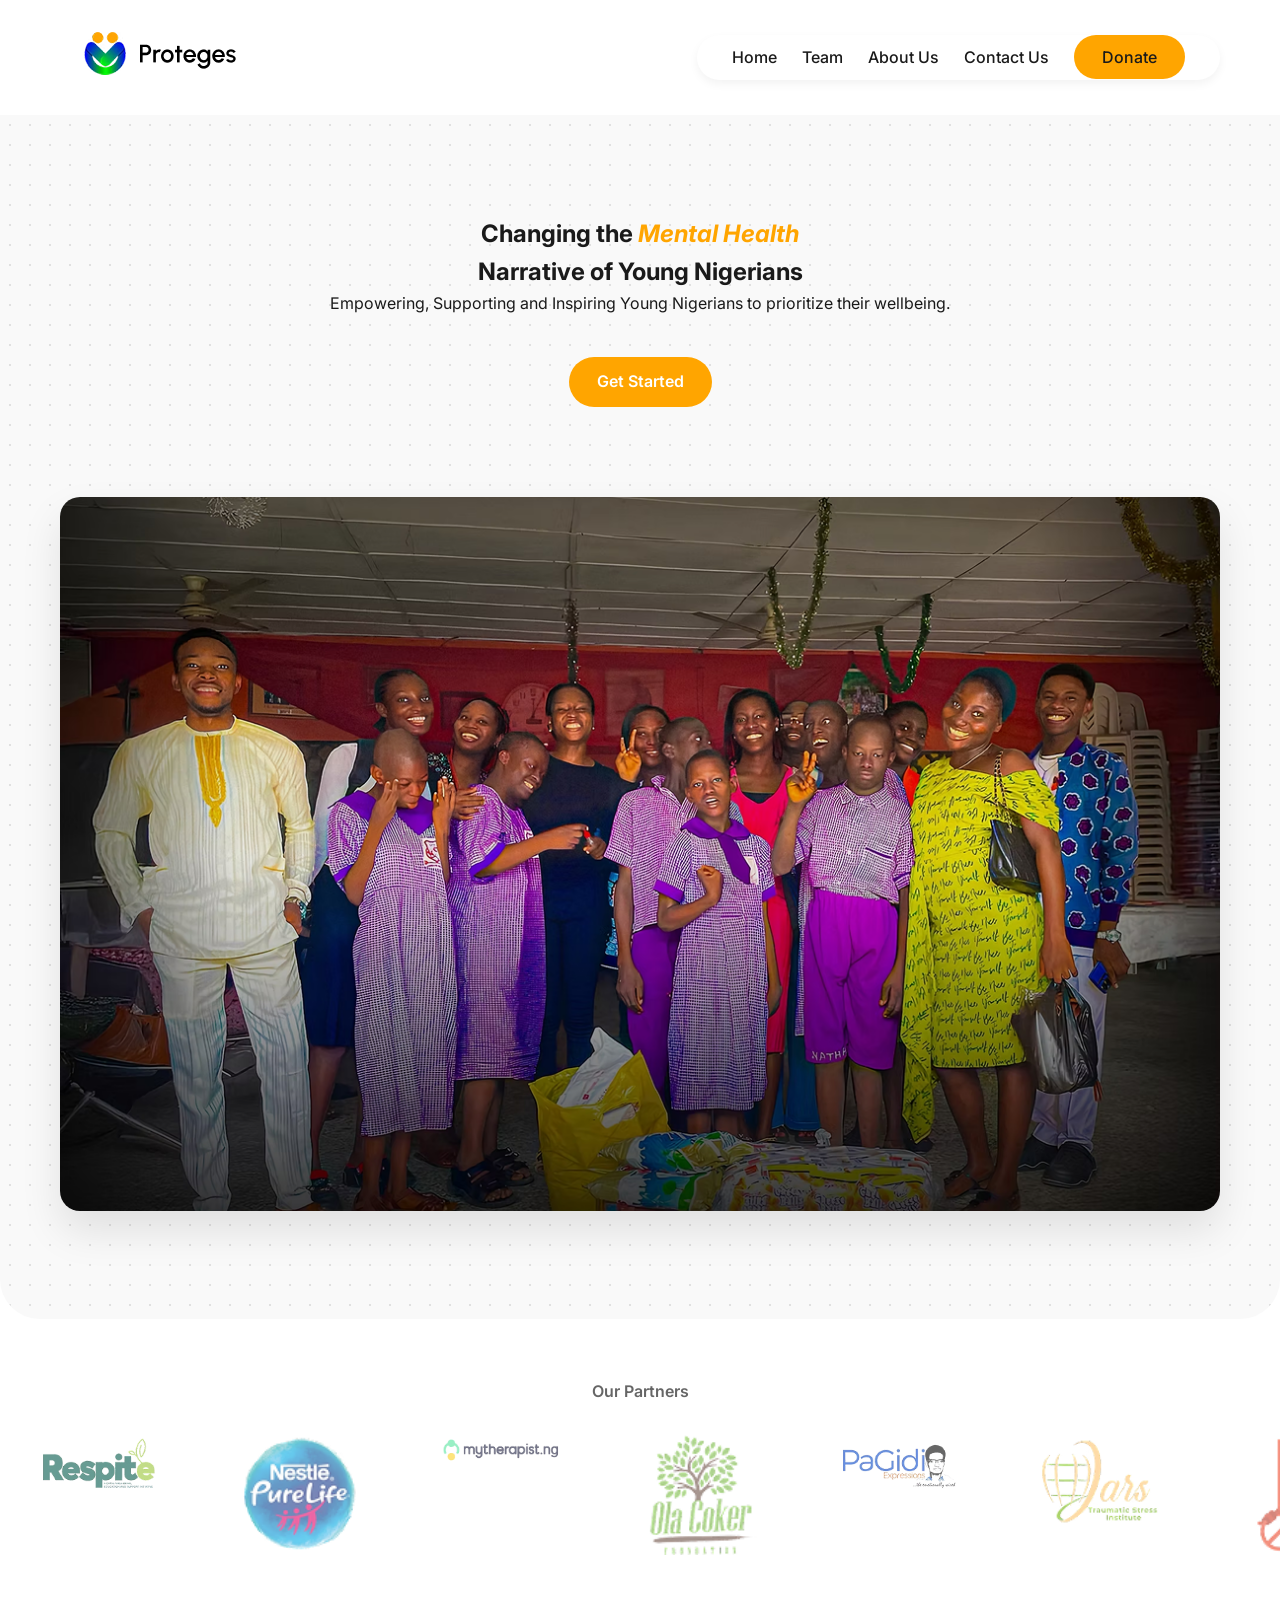
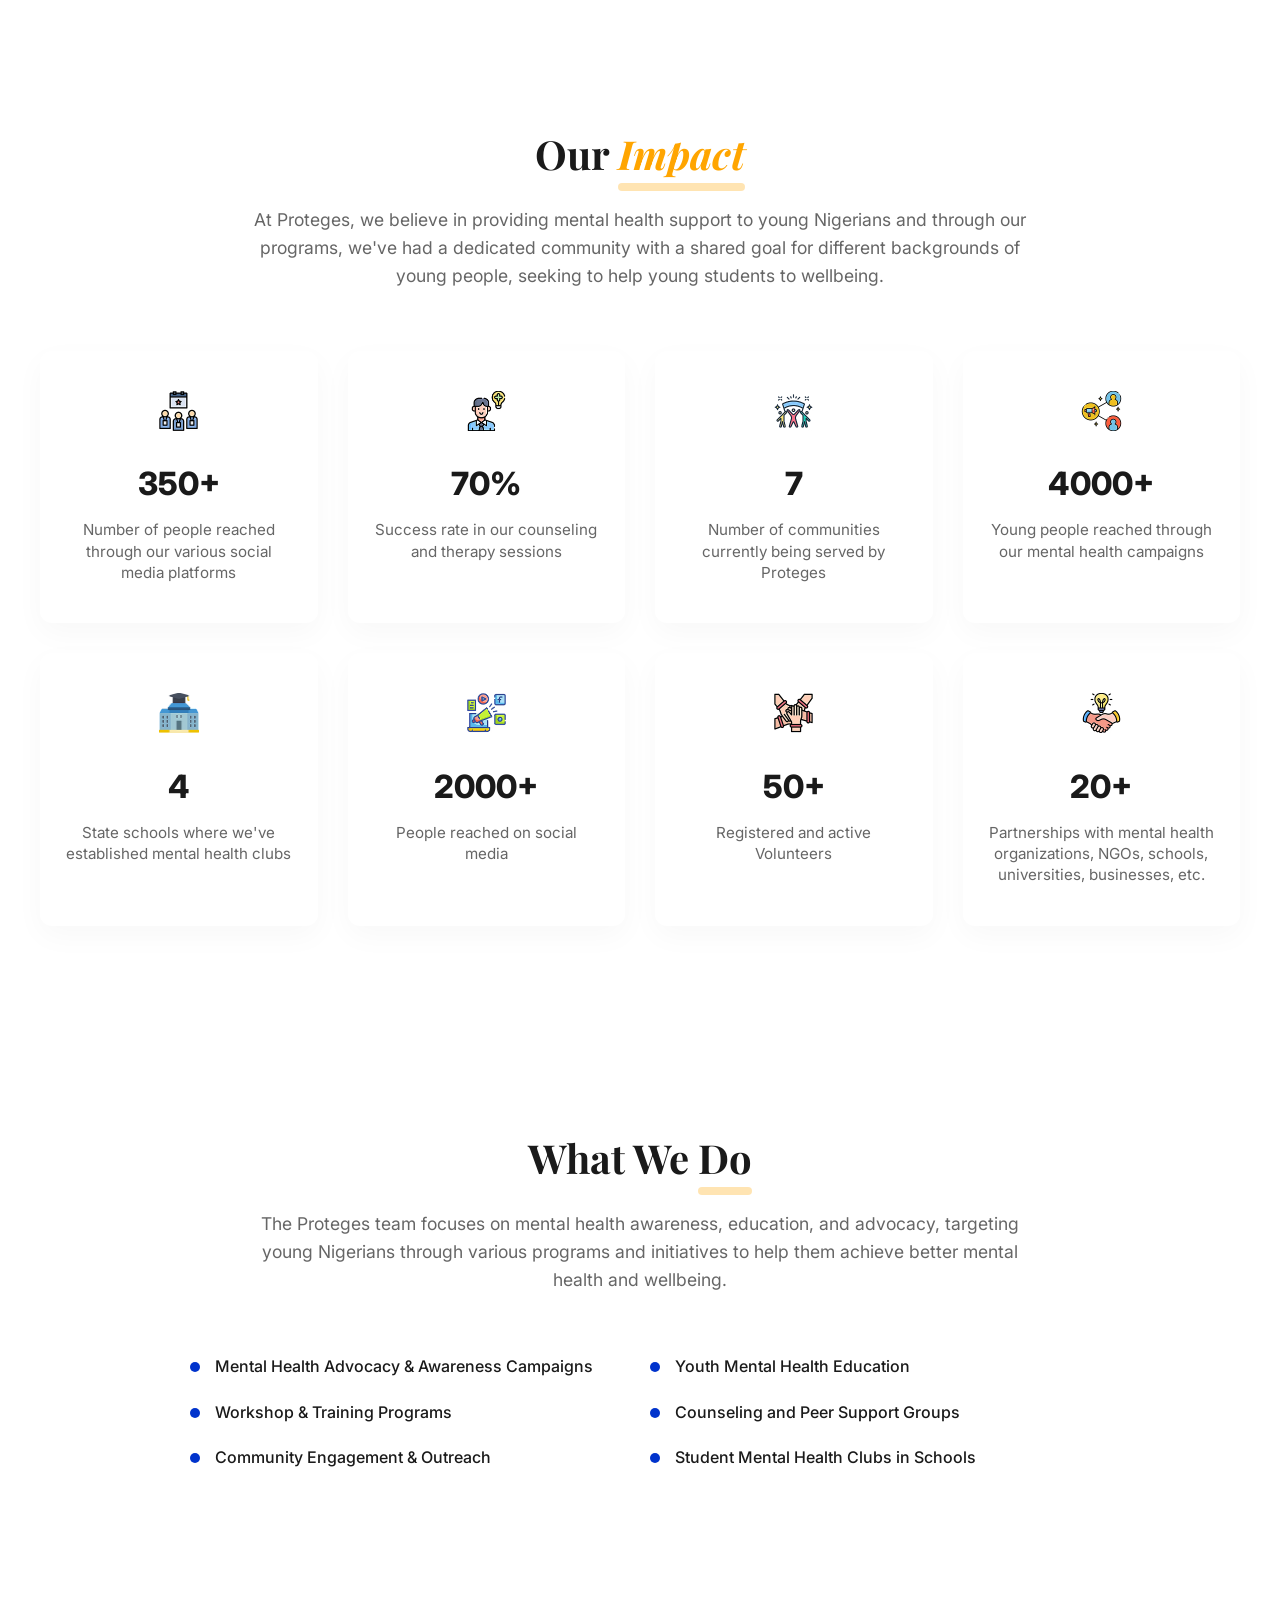
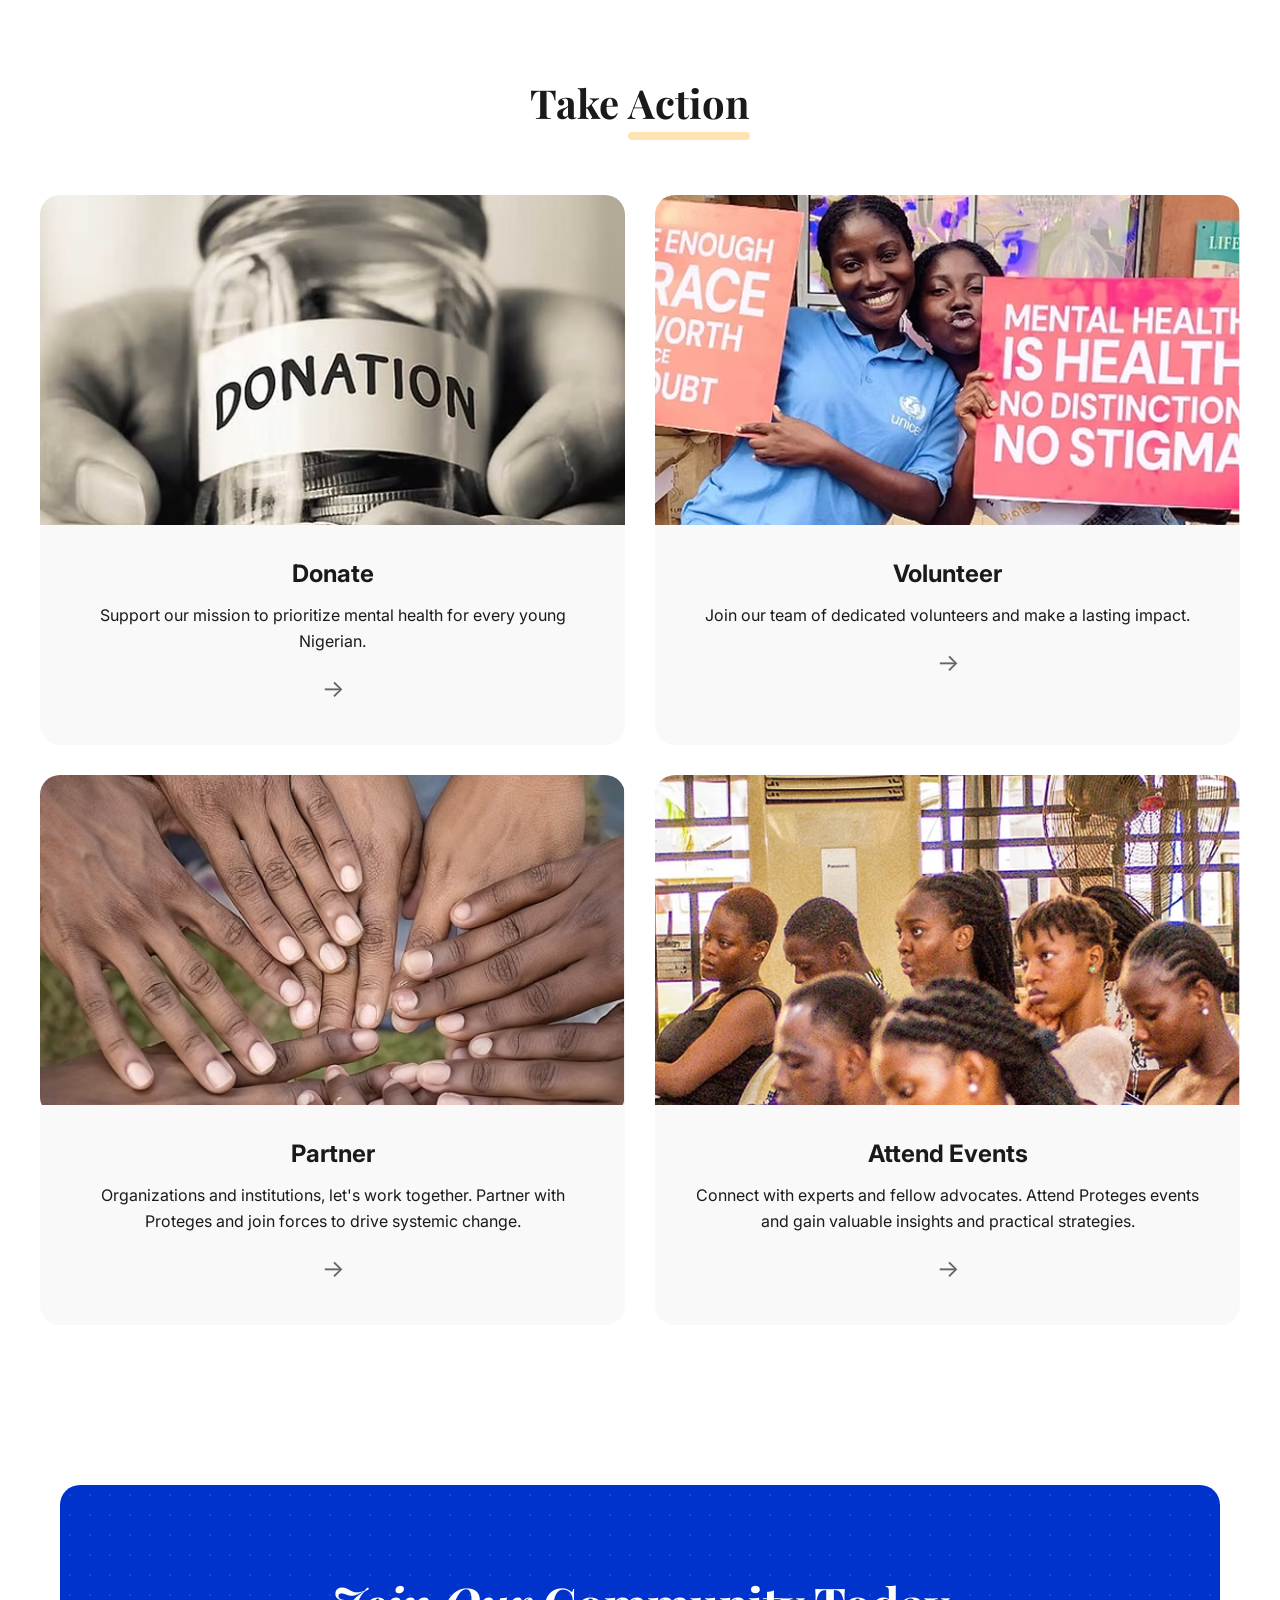
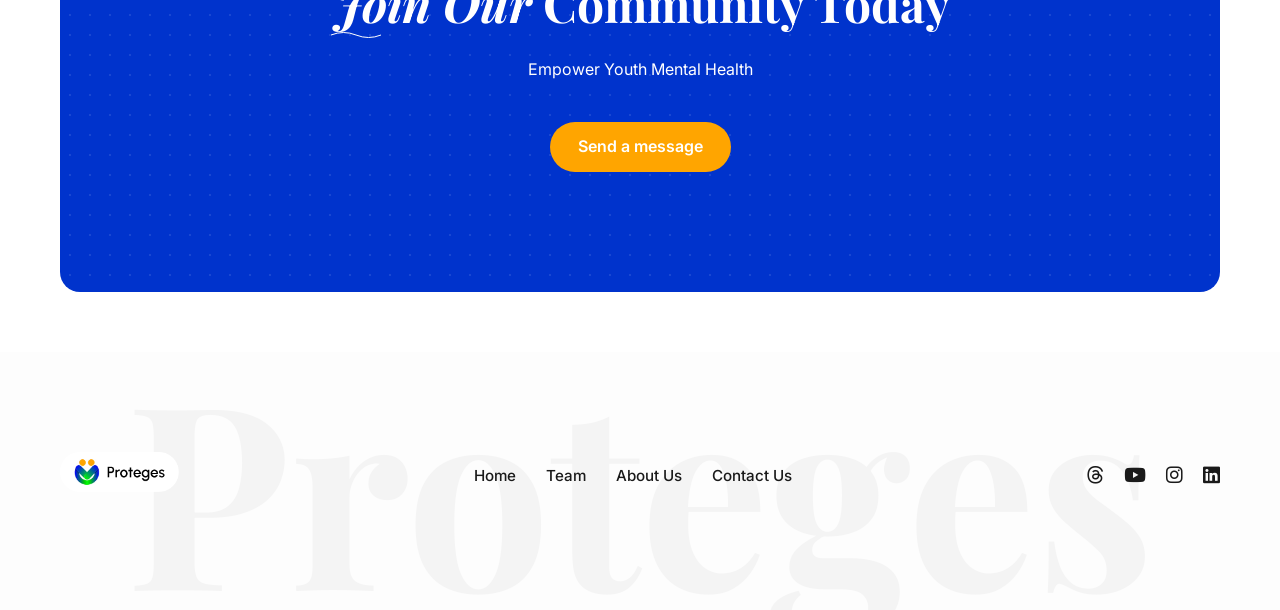
<file: index.html>
<!DOCTYPE html>
<html lang="en">
<head>
    <meta charset="UTF-8">
    <meta name="viewport" content="width=device-width, initial-scale=1.0">
    <meta name="description" content="Proteges - Changing the Mental Health Narrative of Young Nigerians. Empowering, supporting and inspiring youth wellbeing through advocacy, education, and counselling programs.">
    <meta name="keywords" content="mental health, young Nigerians, mental health advocacy, counselling, youth wellbeing, mental health awareness, Nigeria NGO">
    <meta name="author" content="Proteges Nigeria">
    <meta name="robots" content="index, follow">
    <meta name="language" content="English">
    
    <!-- Open Graph Tags -->
    <meta property="og:type" content="website">
    <meta property="og:title" content="Proteges | Changing the Mental Health Narrative of Young Nigerians">
    <meta property="og:description" content="Empowering and supporting young Nigerians to prioritize their wellbeing through mental health advocacy, education, and community engagement.">
    <meta property="og:url" content="https://proteges.ng/">
    <meta property="og:image" content="https://proteges.ng/assets/og-image.png">
    <meta property="og:site_name" content="Proteges Nigeria">
    <meta property="og:locale" content="en_NG">
    
    <!-- Twitter Card Tags -->
    <meta name="twitter:card" content="summary_large_image">
    <meta name="twitter:title" content="Proteges | Changing the Mental Health Narrative">
    <meta name="twitter:description" content="Join our community of counselors and advocates fighting for mental health awareness in Nigeria.">
    <meta name="twitter:image" content="https://proteges.ng/assets/logo.png">
    <meta name="twitter:creator" content="@proteges_ng">
    
    <!-- Canonical URL -->
    <link rel="canonical" href="https://proteges.ng/">
    
    <!-- Favicon -->
    <link rel="icon" type="image/png" href="/assets/favicon.png">
    <link rel="shortcut icon" href="/assets/favicon.png" type="image/x-icon">
    
    <title>Proteges | Changing the Mental Health Narrative</title>
    <link href="https://fonts.googleapis.com/css2?family=Inter:wght@400;600&family=Playfair+Display:ital,wght@0,700;1,700&display=swap" rel="stylesheet">
    <link href="https://unpkg.com/aos@2.3.1/dist/aos.css" rel="stylesheet">
    <link rel="stylesheet" href="style.css">
    <link rel="stylesheet" href="https://cdnjs.cloudflare.com/ajax/libs/font-awesome/6.5.1/css/all.min.css">
    
    <!-- Structured Data (Schema.org) -->
    <script type="application/ld+json">
    {
      "@context": "https://schema.org",
      "@type": "Organization",
      "name": "Proteges Nigeria",
      "description": "A mental health awareness initiative dedicated to promoting mental well-being and destigmatizing mental health for young Nigerians",
      "url": "https://proteges.ng",
      "logo": "https://proteges.ng/assets/logo.png",
      "foundingDate": "2022-04",
      "contactPoint": {
        "@type": "ContactPoint",
        "contactType": "Customer Support",
        "email": "protegesnigeria@gmail.com"
      },
      "address": {
        "@type": "PostalAddress",
        "streetAddress": "Faculty of Education, UNILAG, Akoka",
        "addressLocality": "Yaba",
        "addressRegion": "Lagos",
        "postalCode": "Nigeria",
        "addressCountry": "NG"
      },
      "sameAs": [
        "https://www.instagram.com/proteges_ng",
        "https://www.youtube.com/@proteges_ng",
        "https://www.linkedin.com/company/proteges-nigeria"
      ]
    }
    </script>
</head>
<body>

    <header>
        <nav class="container">
            <div class="logo">
                <a href="/"><img src="assets/logo.png" alt="Proteges Logo"></a>
            </div>
            <ul class="nav-links" id="navLinks">
                <li><a href="/" class="active">Home</a></li>
                <li><a href="/team">Team</a></li>
                <li><a href="/journey">About Us</a></li>
                <li><a href="/contact">Contact Us</a></li>
                <li><a href="#" class="btn-donate">Donate</a></li>
            </ul>
            <div class="menu-toggle" id="menuToggle">
                <span></span>
                <span></span>
                <span></span>
            </div>
        </nav>
    </header>

    <section class="hero-bg-wrapper">
    <div class="container hero-content" data-aos="fade-up">
        <h1>Changing the <span class="highlight-serif">Mental Health</span> <br> Narrative of Young Nigerians</h1>
        <p>Empowering, Supporting and Inspiring Young Nigerians to prioritize their wellbeing.</p>
        <a href="/contact" class="btn-primary">Get Started</a>
        
        <div class="hero-image" data-aos="zoom-in" data-aos-delay="200">
            <img src="assets/hero-group.png" alt="Proteges Community">
        </div>
    </div>
</section>
    <section class="partners-section" data-aos="fade-in">
        <p class="section-label">Our Partners</p>
        <div class="slider">
            <div class="slide-track">
                <div class="slide"><img src="assets/partner1.png" alt=""></div>
                <div class="slide"><img src="assets/partner2.png" alt=""></div>
                <div class="slide"><img src="assets/partner3.png" alt=""></div>
                <div class="slide"><img src="assets/partner4.png" alt=""></div>
                <div class="slide"><img src="assets/partner5.png" alt=""></div>
                <div class="slide"><img src="assets/partner6.png" alt=""></div>
                <div class="slide"><img src="assets/partner7.png" alt=""></div>
            </div>
        </div>
    </section>

    <section class="impact container section-padding">
        <div class="section-header" data-aos="fade-up">
            <!-- <p class="label">Our Impact</p> -->
            <h2 class="section-title">Our <span class="highlight-serif underline">Impact</span></h2>
            <p class="section-desc">At Proteges, we believe in providing mental health support to young Nigerians and through our programs, we've had a dedicated community with a shared goal for different backgrounds of young people, seeking to help young students to wellbeing.</p>
        </div>

        <div class="impact-grid">
            <div class="impact-card" data-aos="fade-up" data-aos-delay="100">
                <div class="impact-icon"><img src="assets/icons/users.png" alt=""></div>
                <h3>350+</h3>
                <p>Number of people reached through our various social media platforms</p>
            </div>
            <div class="impact-card" data-aos="fade-up" data-aos-delay="200">
                <div class="impact-icon"><img src="assets/icons/check.png" alt=""></div>
                <h3>70%</h3>
                <p>Success rate in our counseling and therapy sessions</p>
            </div>
            <div class="impact-card" data-aos="fade-up" data-aos-delay="300">
                <div class="impact-icon"><img src="assets/icons/globe.png" alt=""></div>
                <h3>7</h3>
                <p>Number of communities currently being served by Proteges</p>
            </div>
            <div class="impact-card" data-aos="fade-up" data-aos-delay="400">
                <div class="impact-icon"><img src="assets/icons/heart.png" alt=""></div>
                <h3>4000+</h3>
                <p>Young people reached through our mental health campaigns</p>
            </div>
            <div class="impact-card" data-aos="fade-up" data-aos-delay="100">
                <div class="impact-icon"><img src="assets/icons/school.png" alt=""></div>
                <h3>4</h3>
                <p>State schools where we've established mental health clubs</p>
            </div>
            <div class="impact-card" data-aos="fade-up" data-aos-delay="100">
                <div class="impact-icon"><img src="assets/icons/public.png" alt=""></div>
                <h3>2000+</h3>
                <p>People reached on social media </p>
            </div>
            <div class="impact-card" data-aos="fade-up" data-aos-delay="100">
                <div class="impact-icon"><img src="assets/icons/together.png" alt=""></div>
                <h3>50+</h3>
                <p>Registered and active Volunteers</p>
            </div>
            <div class="impact-card" data-aos="fade-up" data-aos-delay="100">
                <div class="impact-icon"><img src="assets/icons/shake.png" alt=""></div>
                <h3>20+</h3>
                <p>Partnerships with mental health organizations, NGOs, schools, universities, businesses, etc.</p>
            </div>
        </div>
    </section>

    <section class="what-we-do container section-padding" data-aos="fade-up">
        <div class="section-header">
            <h2 class="section-title">What We <span class="underline">Do</span></h2>
            <p class="section-desc">The Proteges team focuses on mental health awareness, education, and advocacy, targeting young Nigerians through various programs and initiatives to help them achieve better mental health and wellbeing.</p>
        </div>

        <div class="services-list">
            <div class="service-item"><span></span> Mental Health Advocacy & Awareness Campaigns</div>
            <div class="service-item"><span></span> Youth Mental Health Education</div>
            <div class="service-item"><span></span> Workshop & Training Programs</div>
            <div class="service-item"><span></span> Counseling and Peer Support Groups</div>
            <div class="service-item"><span></span> Community Engagement & Outreach</div>
            <div class="service-item"><span></span> Student Mental Health Clubs in Schools</div>
        </div>
    </section>

    <section class="take-action container section-padding">
        <div class="section-header" data-aos="fade-up">
            <h2 class="section-title">Take <span class="underline">Action</span></h2>
        </div>

        <div class="action-grid">
            <div class="action-card" data-aos="zoom-in" data-aos-delay="100">
                <div class="card-bg" style="background-image: url('assets/action1.png');"></div>
                <div class="card-content">
                    <h3>Donate</h3>
                    <p>Support our mission to prioritize mental health for every young Nigerian.</p>
                    <a href="#" class="arrow-btn">→</a>
                </div>
            </div>

            <div class="action-card" data-aos="zoom-in" data-aos-delay="200">
                <div class="card-bg" style="background-image: url('assets/action2.png');"></div>
                <div class="card-content">
                    <h3>Volunteer</h3>
                    <p>Join our team of dedicated volunteers and make a lasting impact.</p>
                    <a href="#" class="arrow-btn">→</a>
                </div>
            </div>

            <div class="action-card" data-aos="zoom-in" data-aos-delay="100">
                <div class="card-bg" style="background-image: url('assets/action3.png');"></div>
                <div class="card-content">
                    <h3>Partner</h3>
                    <p>Organizations and institutions, let's work together. Partner with Proteges and join forces to drive systemic change.</p>
                    <a href="#" class="arrow-btn">→</a>
                </div>
            </div>

            <div class="action-card" data-aos="zoom-in" data-aos-delay="200">
                <div class="card-bg" style="background-image: url('assets/action4.png');"></div>
                <div class="card-content">
                    <h3>Attend Events</h3>
                    <p>Connect with experts and fellow advocates. Attend Proteges events and gain valuable insights and practical strategies.</p>
                    <a href="#" class="arrow-btn">→</a>
                </div>
            </div>
        </div>
    </section>

    <section class="cta-section container" data-aos="zoom-in">
        <div class="cta-box">
            <h2 class="cta-title"><span class="wavy-underline">Join Our</span> Community Today</h2>
            <p>Empower Youth Mental Health</p>
            <a href="https://wa.me/2347080701557?text=Hello%20Proteges%2C%20I%20saw%20your%20website%20and%20I%27d%20like%20to%20learn%20more%20about%20your%20mental%20health%20programmes." 
            class="btn-primary" 
            target="_blank">
            Send a message
            </a>
        </div>
    </section>
    <footer>
        <div class="container footer-top">
            <div class="footer-logo"><a href="/">
                <img src="assets/logo.png" alt="Proteges Logo" style="height: 40px;"></a></div>
            <ul class="footer-nav">
                <li><a href="/">Home</a></li>
                <li><a href="/team">Team</a></li>
                <li><a href="/journey">About Us</a></li>
                <li><a href="/contact">Contact Us</a></li>
            </ul>
            <div class="social-links">
                <a href="https://www.threads.net/@_proteges"><i class="fa-brands fa-threads"></i></a>
                <a href="https://youtube.com/@mentalhealthrevolutionists?si=sTtVUFRgIa_QAmQ5"><i class="fa-brands fa-youtube"></i></a>
                <a href="https://www.instagram.com/_proteges?igsh=ZGMxYzNsdjRsbWQw"><i class="fa-brands fa-instagram"></i></a>
                <a href="https://www.linkedin.com/company/proteges"><i class="fa-brands fa-linkedin"></i></a>
            </div>
        </div>
        <div class="footer-watermark">Proteges</div>
    </footer>

    <script src="https://unpkg.com/aos@2.3.1/dist/aos.js"></script>
    <script>AOS.init({ duration: 1000, once: true });</script>
    <script>
        const menuToggle = document.getElementById('menuToggle');
        const navLinks = document.getElementById('navLinks');

        menuToggle.addEventListener('click', function() {
            navLinks.classList.toggle('active');
            menuToggle.classList.toggle('active');
        });

        // Close menu when a link is clicked
        document.querySelectorAll('.nav-links a').forEach(link => {
            link.addEventListener('click', function() {
                navLinks.classList.remove('active');
                menuToggle.classList.remove('active');
            });
        });
    </script>
</body>
</html>
</file>
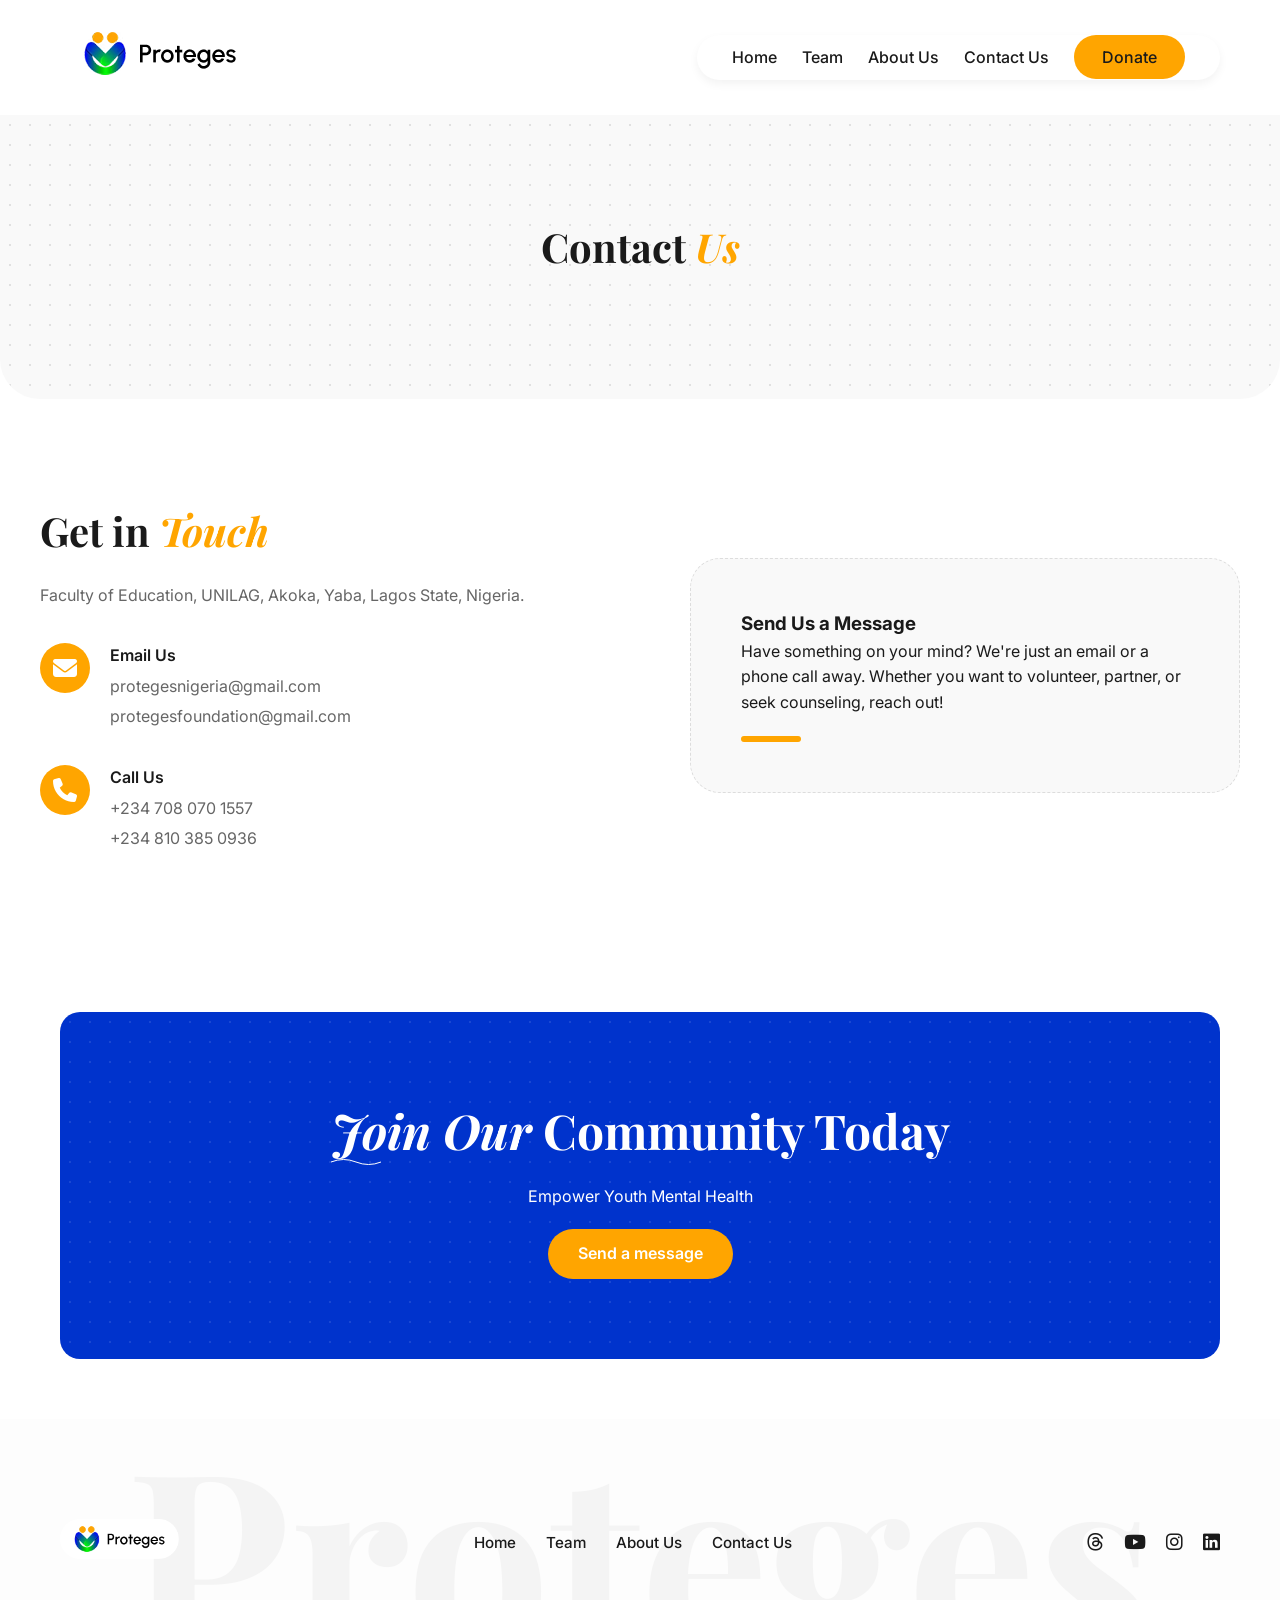
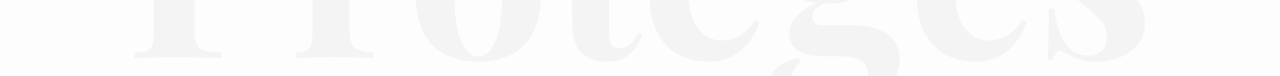
<file: contact.html>
<!DOCTYPE html>
<html lang="en">
<head>
    <meta charset="UTF-8">
    <meta name="viewport" content="width=device-width, initial-scale=1.0">
    <meta name="description" content="Get in touch with Proteges Nigeria. Contact us for counselling services, partnerships, volunteering opportunities, or mental health support.">
    <meta name="keywords" content="contact Proteges, mental health counselling, volunteer at Proteges, partner with Proteges, mental health support Nigeria">
    <meta name="author" content="Proteges Nigeria">
    <meta name="robots" content="index, follow">
    
    <!-- Open Graph Tags -->
    <meta property="og:type" content="website">
    <meta property="og:title" content="Contact Us | Proteges Nigeria">
    <meta property="og:description" content="Reach out to Proteges for counselling, volunteering, partnerships, or to join our mental health community.">
    <meta property="og:url" content="https://proteges.ng/contact">
    <meta property="og:image" content="https://proteges.ng/assets/logo.png">
    
    <!-- Twitter Card Tags -->
    <meta name="twitter:card" content="summary">
    <meta name="twitter:title" content="Contact Proteges Nigeria">
    <meta name="twitter:description" content="Get in touch with our team for mental health support and partnership opportunities.">
    
    <!-- Canonical URL -->
    <link rel="canonical" href="https://proteges.ng/contact">
    <link rel="shortcut icon" href="/assets/favicon.png" type="image/x-icon">
    
    <title>Contact Us | Proteges Nigeria</title>
    <link href="https://fonts.googleapis.com/css2?family=Inter:wght@400;600;700;800&family=Playfair+Display:ital,wght@0,700;1,700&display=swap" rel="stylesheet">
    <link rel="stylesheet" href="https://cdnjs.cloudflare.com/ajax/libs/font-awesome/6.5.1/css/all.min.css">
    <link href="https://unpkg.com/aos@2.3.1/dist/aos.css" rel="stylesheet">
    <link rel="stylesheet" href="style.css">
    
    <!-- Structured Data -->
    <script type="application/ld+json">
    {
      "@context": "https://schema.org",
      "@type": "ContactPage",
      "name": "Contact Proteges Nigeria",
      "url": "https://proteges.ng/contact",
      "description": "Contact Proteges Nigeria for counselling, volunteering, and partnership inquiries"
    }
    </script>
</head>
<body>

    <header>
        <nav class="container">
            <div class="logo">
                <a href="/"><img src="assets/logo.png" alt="Proteges Logo"></a>
            </div>
            <ul class="nav-links" id="navLinks">
                <li><a href="/">Home</a></li>
                <li><a href="/team">Team</a></li>
                <li><a href="/journey">About Us</a></li>
                <li><a href="/contact" class="active">Contact Us</a></li>
                <li><a href="#" class="btn-donate">Donate</a></li>
            </ul>
            <div class="menu-toggle" id="menuToggle">
                <span></span>
                <span></span>
                <span></span>
            </div>
        </nav>
    </header>

    <main>
        <section class="hero-bg-wrapper">
            <div class="container hero-content" data-aos="fade-up">
                <h1 class="section-title">Contact <span class="highlight-serif">Us</span></h1>
            </div>
        </section>
        <section class="container section-padding">
            <div class="contact-grid">
                <div class="contact-info" data-aos="fade-right">
                    <h2 class="section-title">Get in <span class="highlight-serif">Touch</span></h2>
                    <p class="faculty-text">Faculty of Education, UNILAG, Akoka, Yaba, Lagos State, Nigeria.</p>
                    
                    <div class="contact-item">
                        <div class="icon-circle"><i class="fa-solid fa-envelope"></i></div>
                        <div class="item-text">
                            <strong>Email Us</strong>
                            <a href="mailto:protegesnigeria@gmail.com">protegesnigeria@gmail.com</a>
                            <a href="mailto:protegesfoundation@gmail.com">protegesfoundation@gmail.com</a>
                        </div>
                    </div>

                    <div class="contact-item">
                        <div class="icon-circle"><i class="fa-solid fa-phone"></i></div>
                        <div class="item-text">
                            <strong>Call Us</strong>
                            <a href="tel:+2347080701557">+234 708 070 1557</a>
                            <a href="tel:+2348103850936">+234 810 385 0936</a>
                        </div>
                    </div>
                </div>

                <div class="contact-visual" data-aos="fade-left">
                    <div class="message-card">
                        <h3>Send Us a Message</h3>
                        <p>Have something on your mind? We're just an email or a phone call away. Whether you want to volunteer, partner, or seek counseling, reach out!</p>
                        <div class="community-accent"></div>
                    </div>
                </div>
            </div>
        </section>
        <section class="cta-section container" data-aos="zoom-in">
            <div class="cta-box">
                <h2 class="cta-title"><span class="wavy-underline">Join Our</span> Community Today</h2>
                <p>Empower Youth Mental Health</p>
                <a href="/contact" class="btn-secondary">Send a message</a>
            </div>
        </section>
    </main>

    <footer>
        <div class="container footer-top">
            <div class="footer-logo"><a href="/">
                <img src="assets/logo.png" alt="Proteges Logo" style="height: 40px;"></a></div>
            <ul class="footer-nav">
                <li><a href="/">Home</a></li>
                <li><a href="/team">Team</a></li>
                <li><a href="/journey">About Us</a></li>
                <li><a href="/contact">Contact Us</a></li>
            </ul>
            <div class="social-links">
                <a href="https://www.threads.net/@_proteges"><i class="fa-brands fa-threads"></i></a>
                <a href="https://youtube.com/@mentalhealthrevolutionists?si=sTtVUFRgIa_QAmQ5"><i class="fa-brands fa-youtube"></i></a>
                <a href="https://www.instagram.com/_proteges?igsh=ZGMxYzNsdjRsbWQw"><i class="fa-brands fa-instagram"></i></a>
                <a href="https://www.linkedin.com/company/proteges"><i class="fa-brands fa-linkedin"></i></a>
            </div>
        </div>
        <div class="footer-watermark">Proteges</div>
    </footer>

    <script src="https://unpkg.com/aos@2.3.1/dist/aos.js"></script>
    <script>AOS.init({ duration: 1000, once: true });</script>
    <script>
        const menuToggle = document.getElementById('menuToggle');
        const navLinks = document.getElementById('navLinks');

        menuToggle.addEventListener('click', function() {
            navLinks.classList.toggle('active');
            menuToggle.classList.toggle('active');
        });

        // Close menu when a link is clicked
        document.querySelectorAll('.nav-links a').forEach(link => {
            link.addEventListener('click', function() {
                navLinks.classList.remove('active');
                menuToggle.classList.remove('active');
            });
        });
    </script>
</body>
</html>
</file>
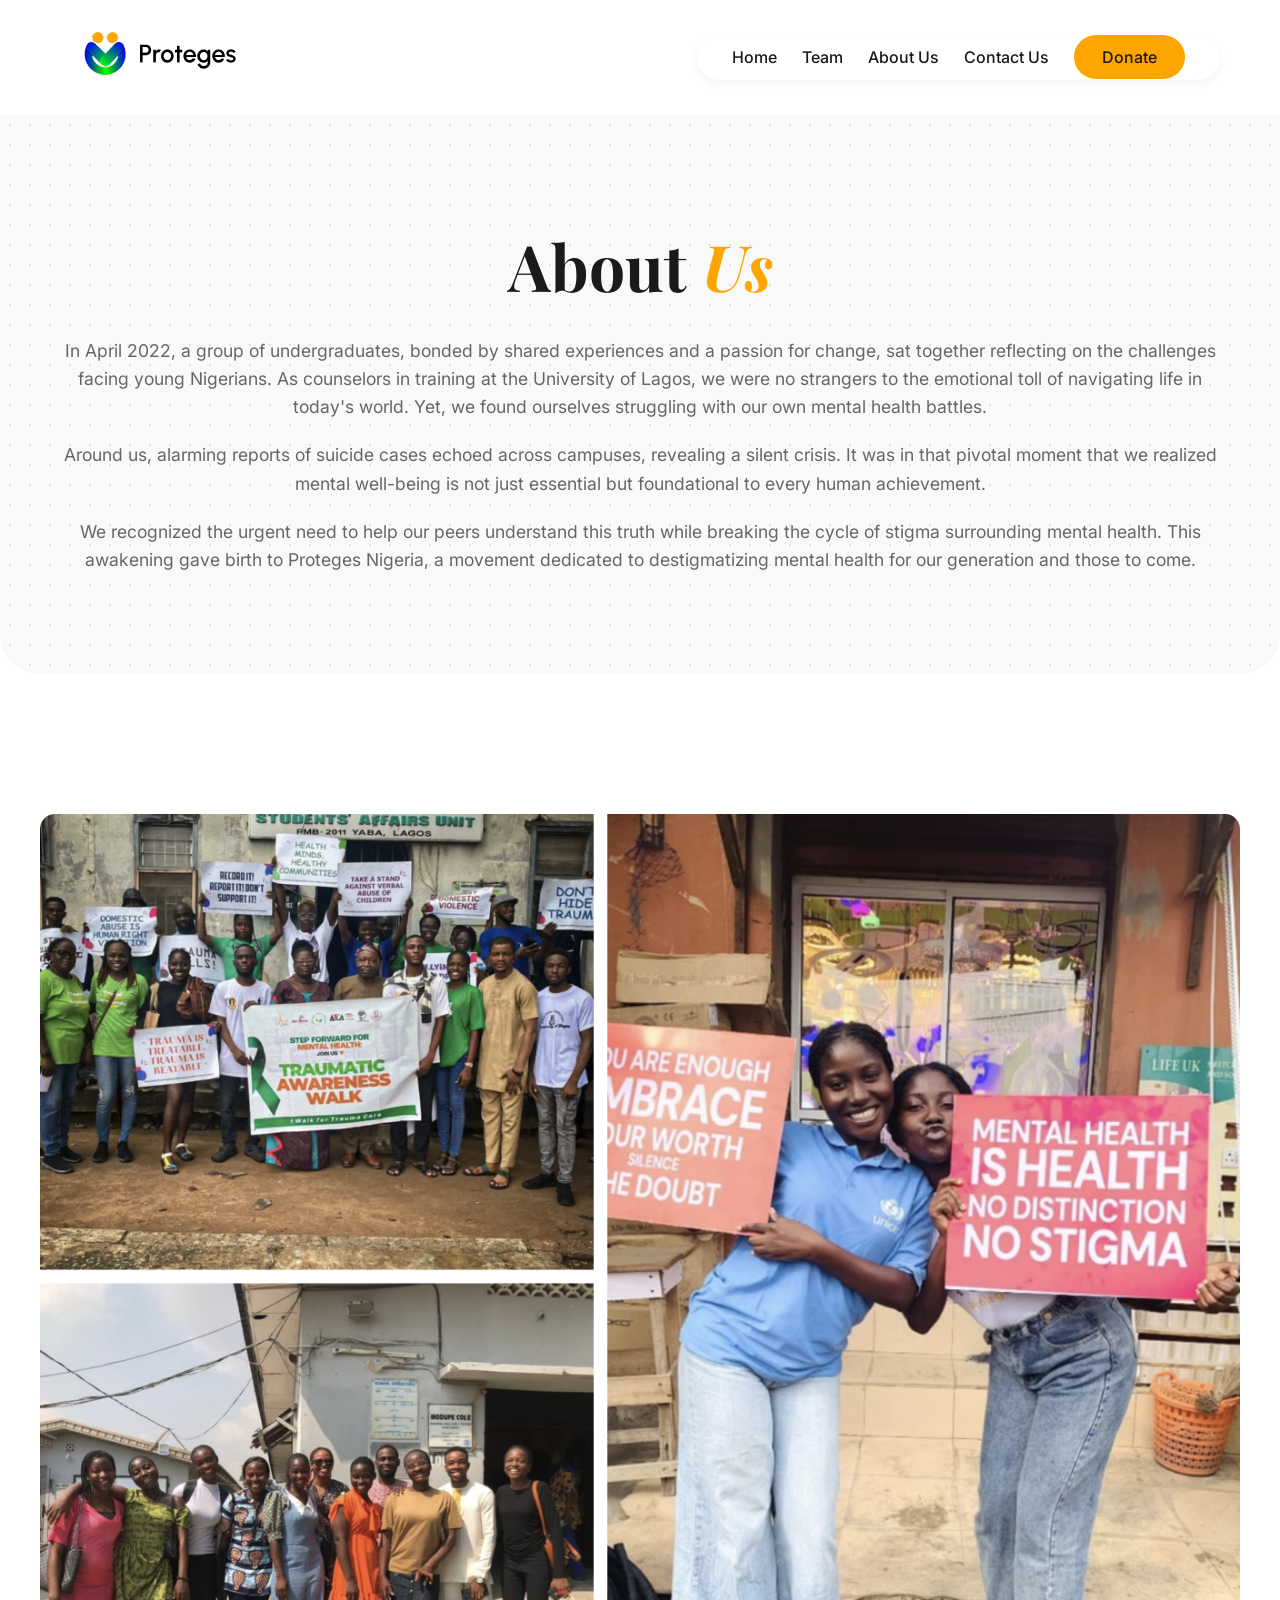
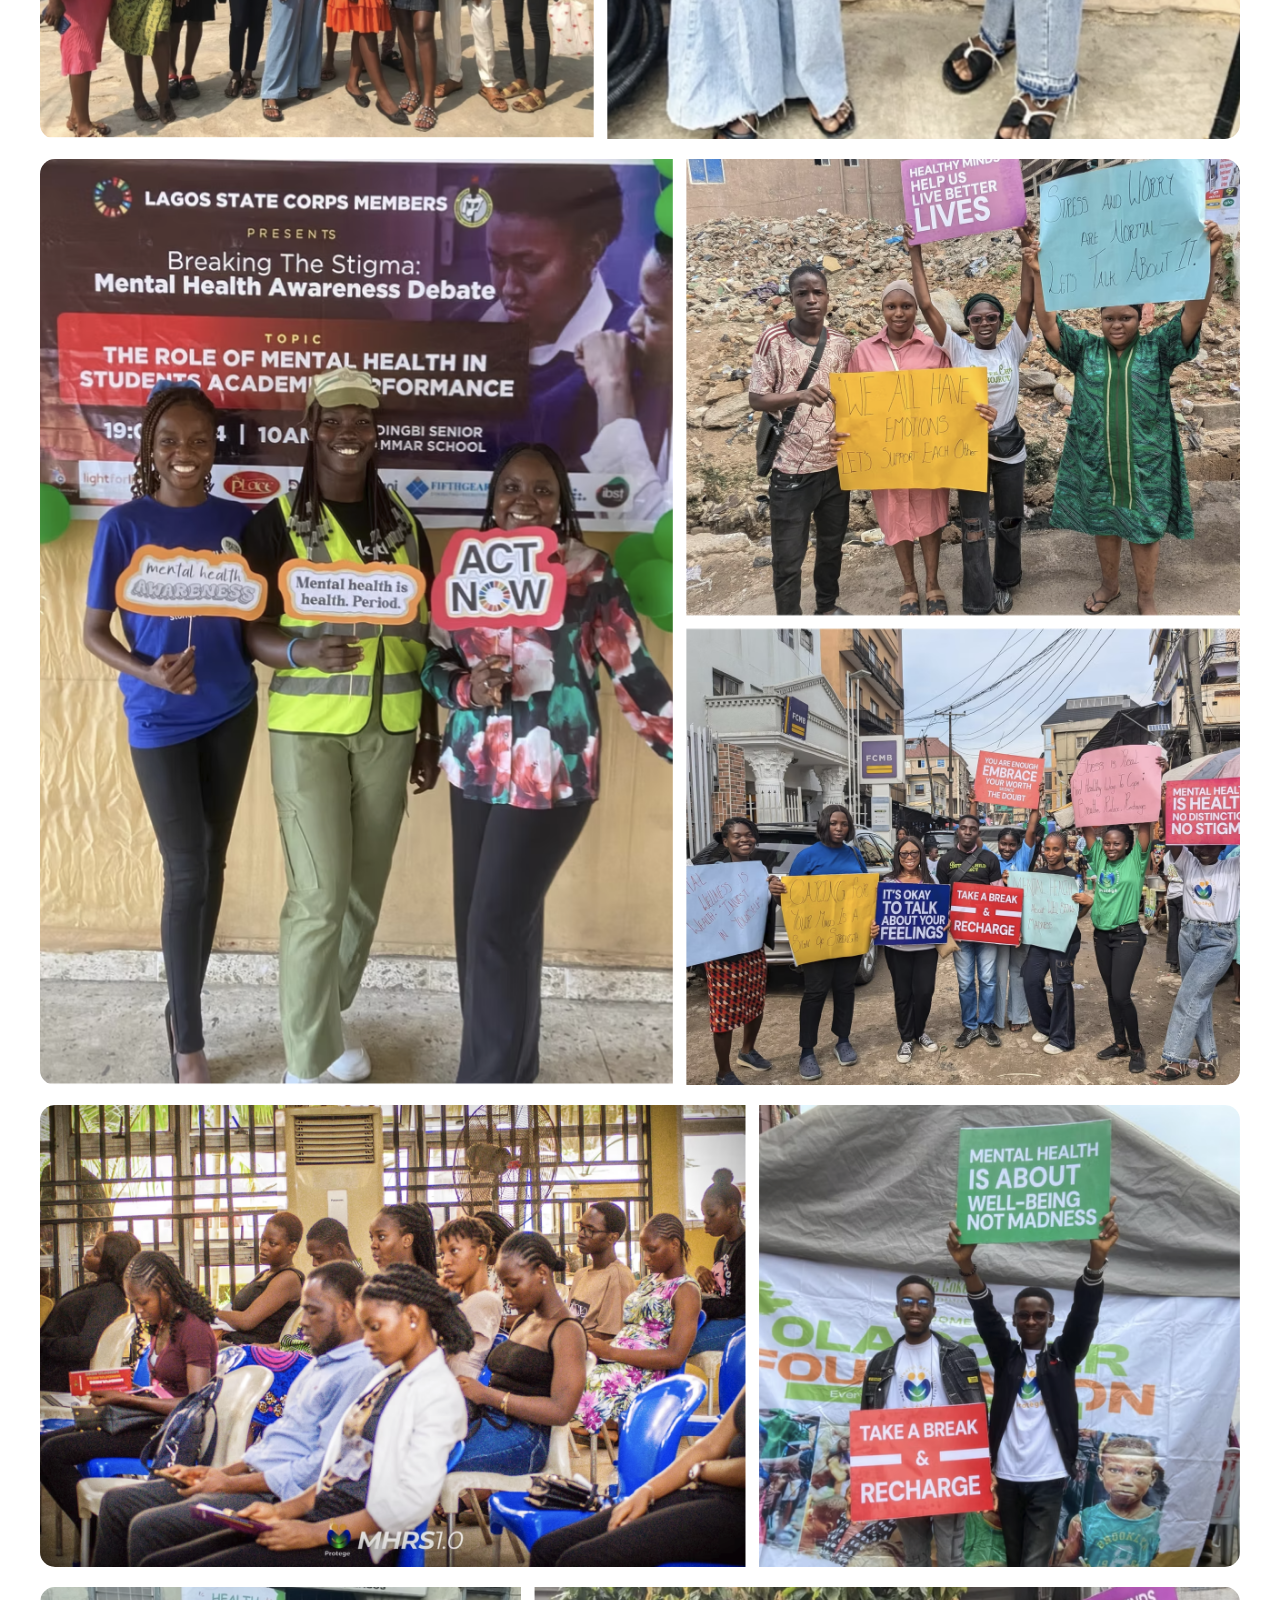
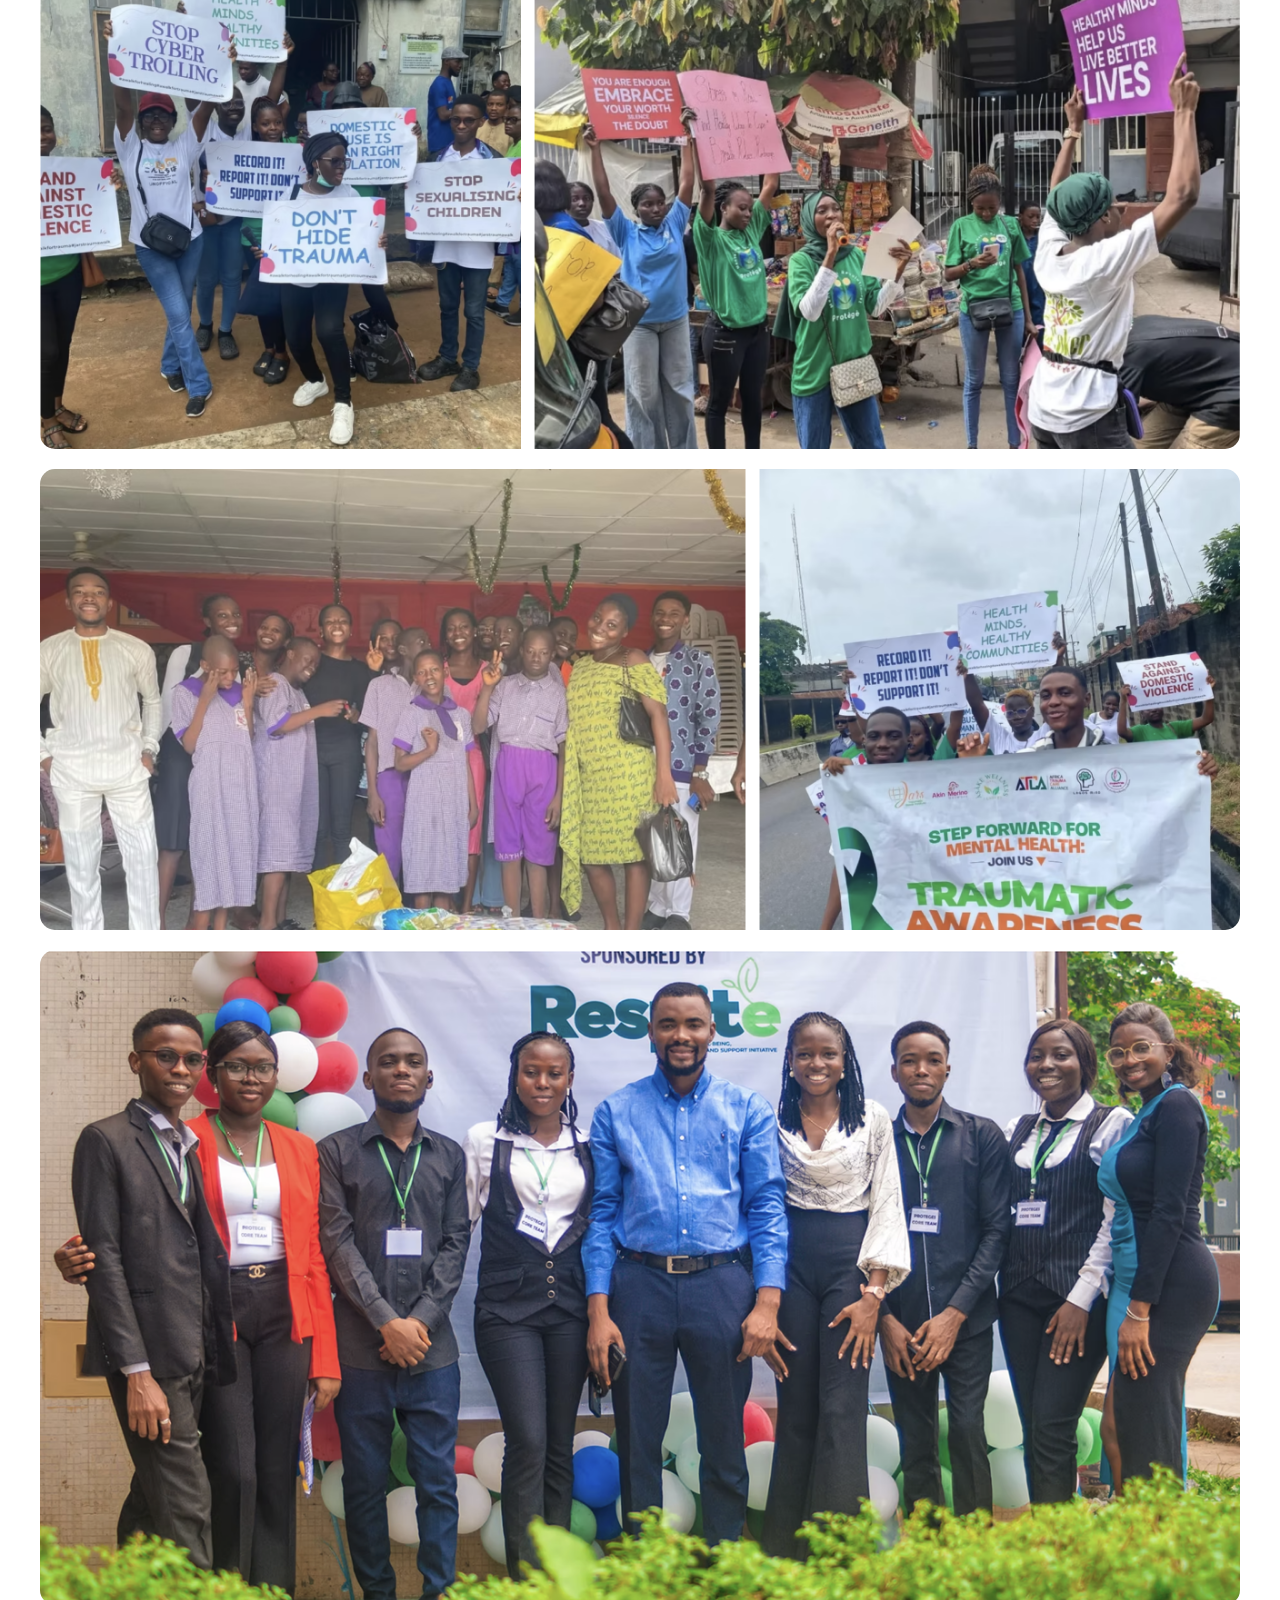
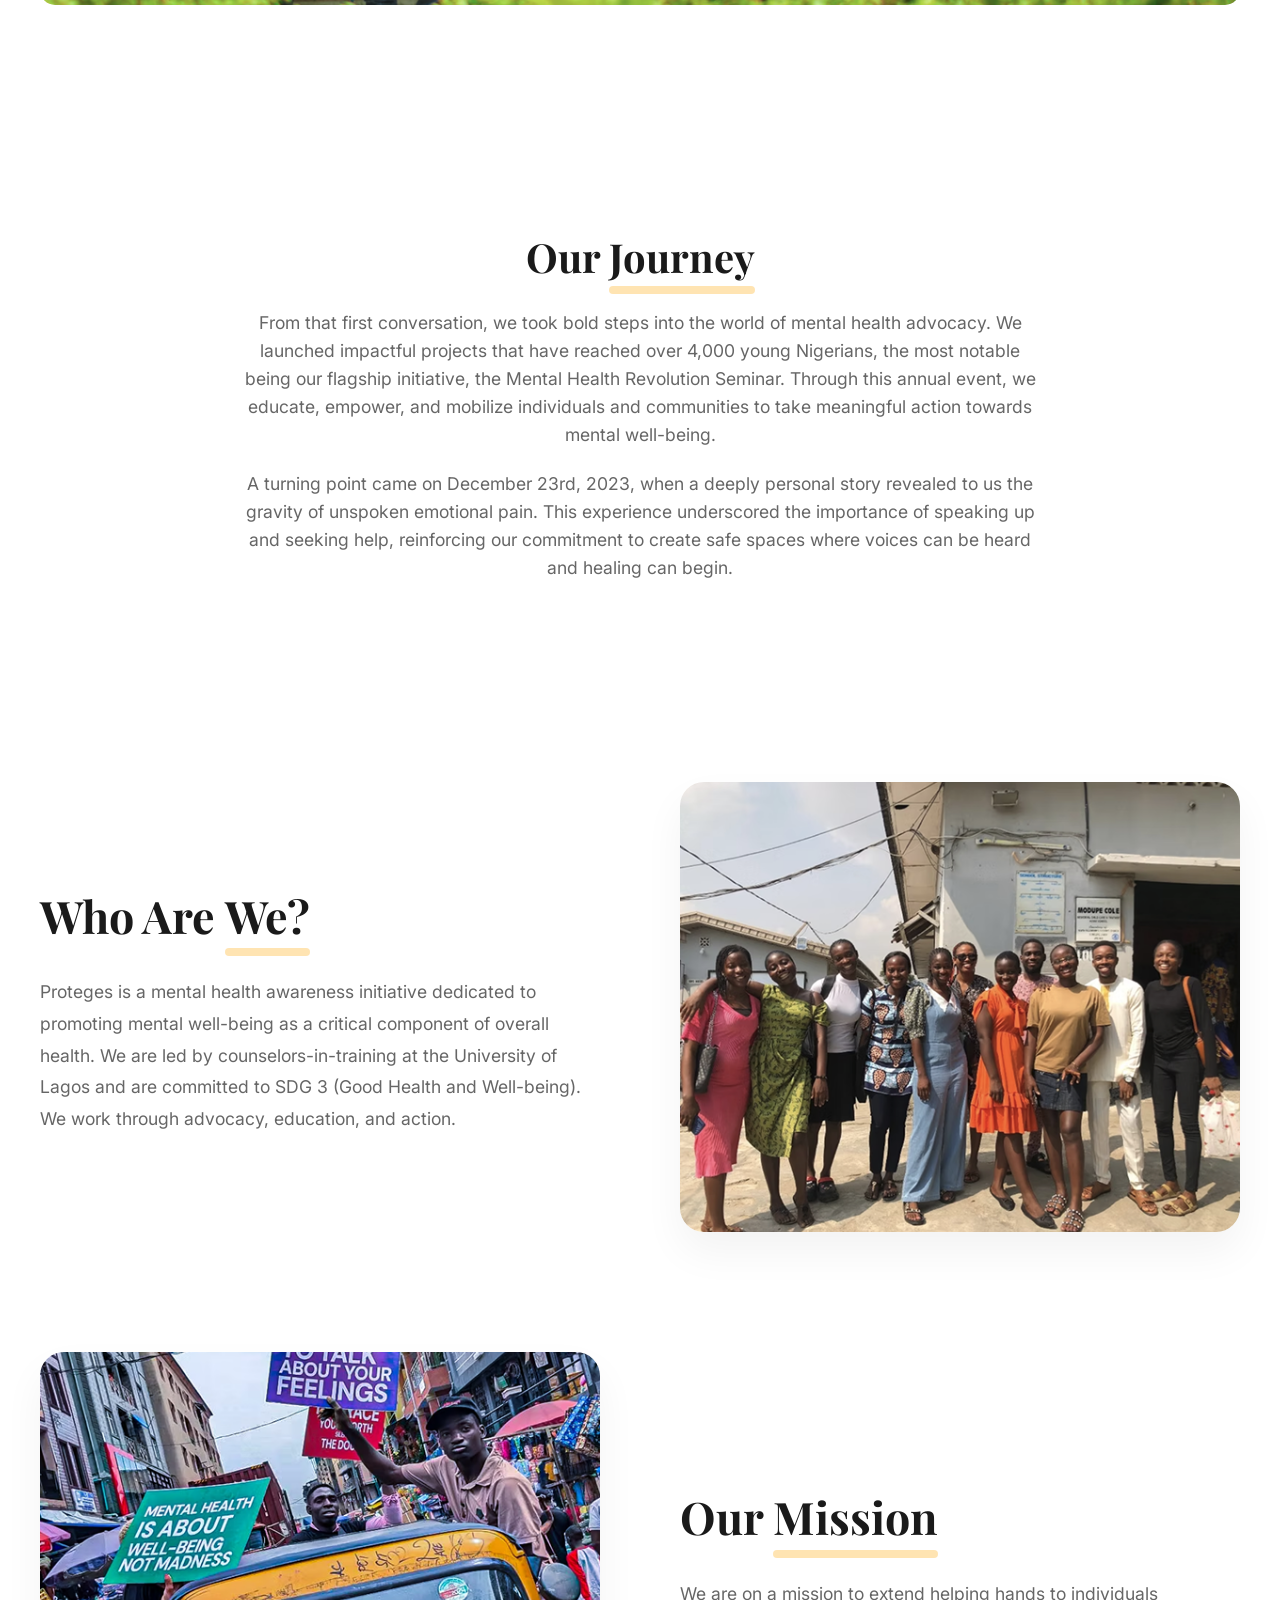
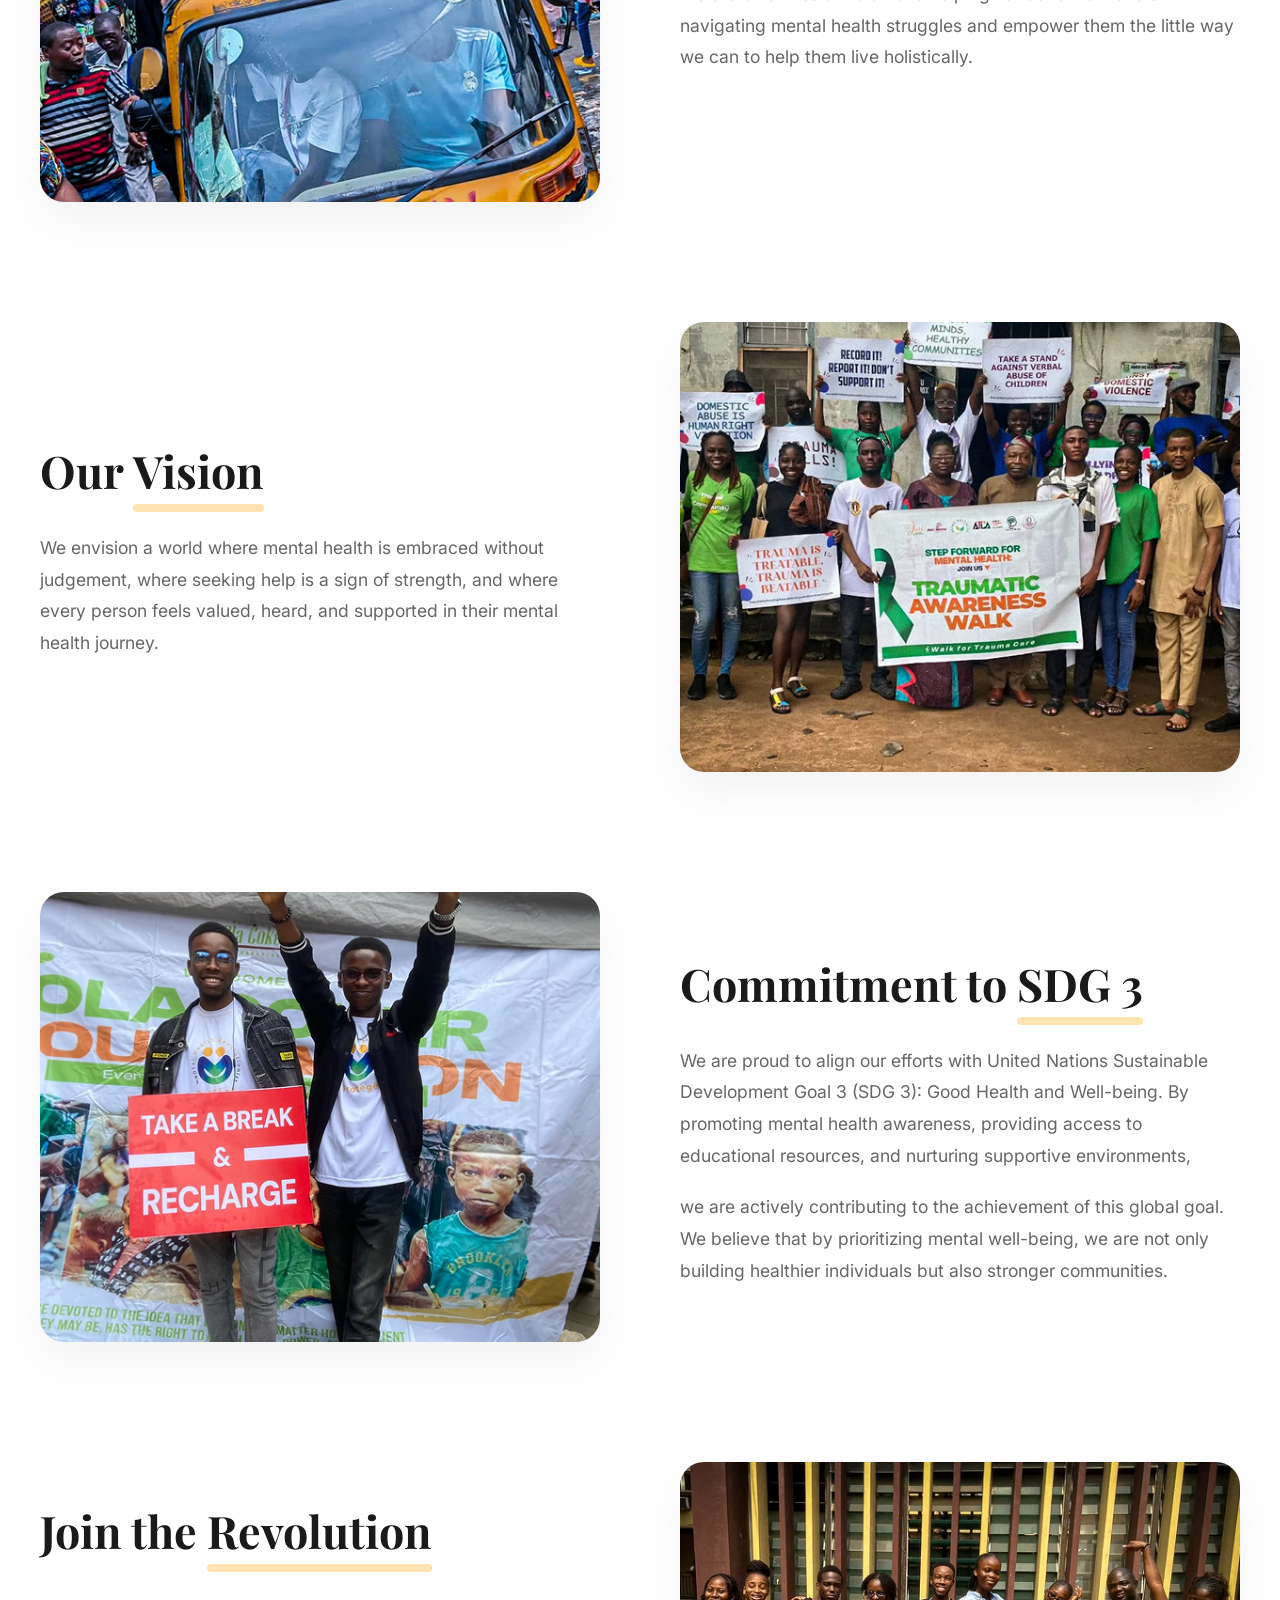
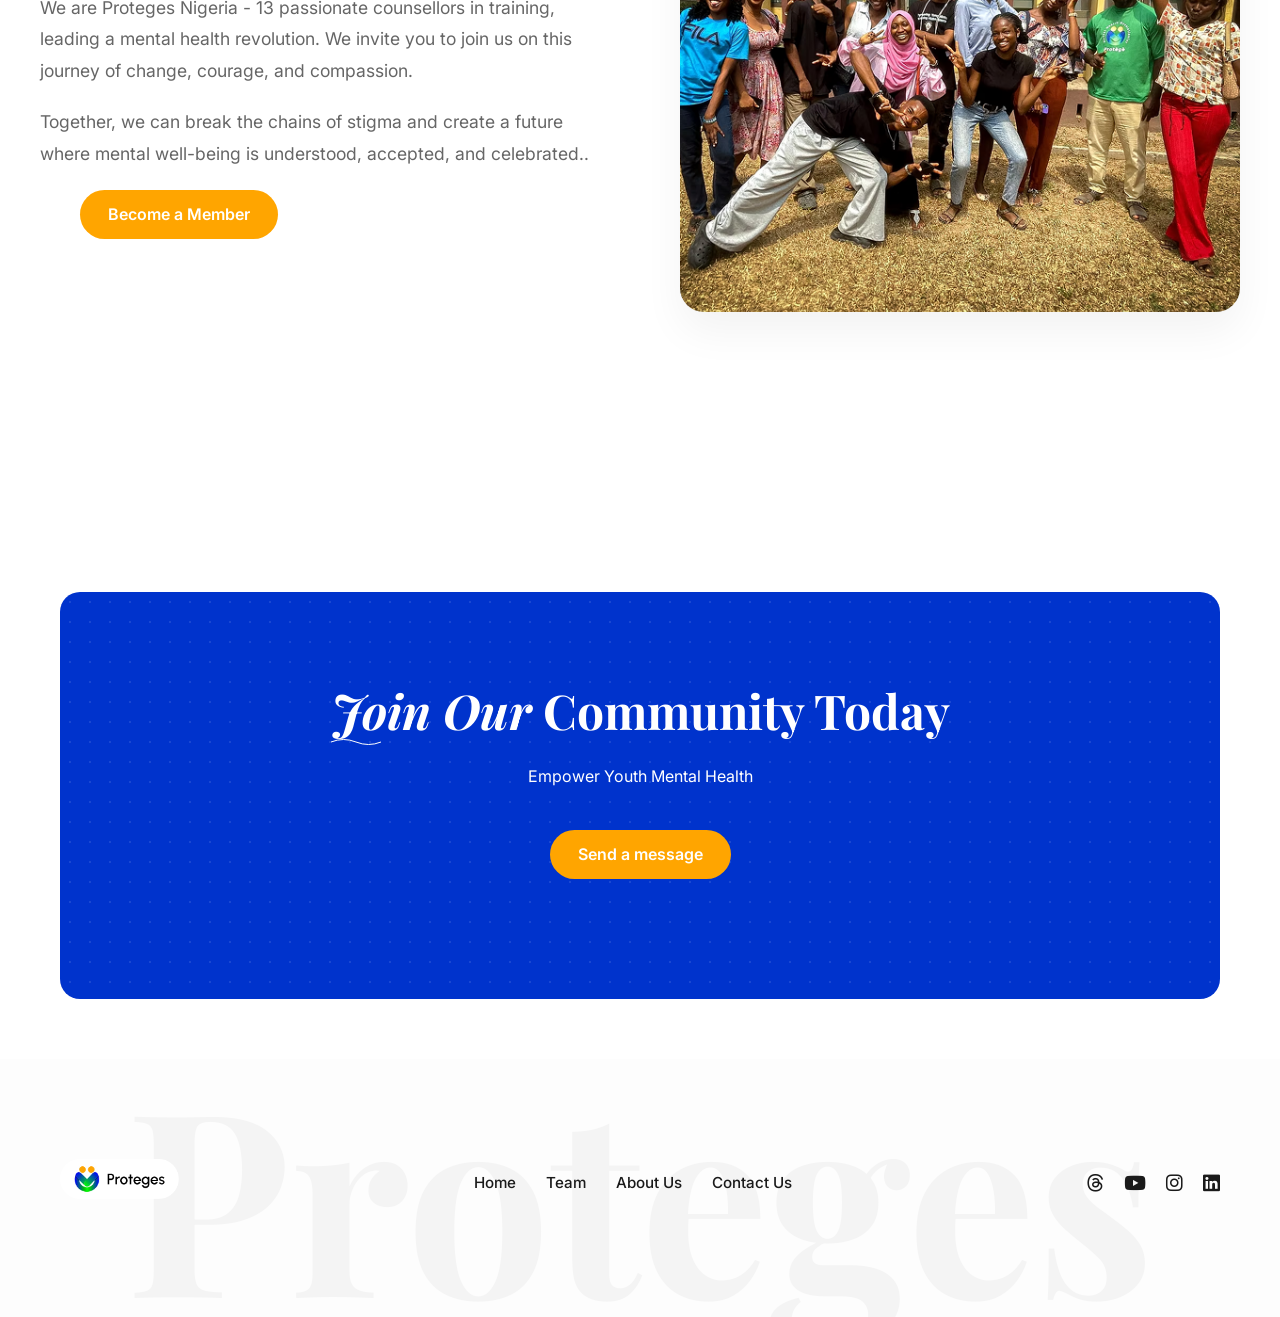
<file: journey.html>
<!doctype html>
<html lang="en">
  <head>
    <meta charset="UTF-8" />
    <meta name="viewport" content="width=device-width, initial-scale=1.0" />
    <meta name="description" content="Learn about Proteges Nigeria&#39;s journey - from a group of counselors in 2022 to a leading mental health advocacy organization impacting thousands of young Nigerians.">
    <meta name="keywords" content="Proteges journey, mental health movement Nigeria, mental health awareness, Proteges mission vision, SDG 3">
    <meta name="author" content="Proteges Nigeria">
    <meta name="robots" content="index, follow">
    
    <!-- Open Graph Tags -->
    <meta property="og:type" content="website">
    <meta property="og:title" content="Our Journey | Proteges Nigeria">
    <meta property="og:description" content="Discover our story: From a passionate group of counselors to a movement changing the mental health narrative for young Nigerians.">
    <meta property="og:url" content="https://proteges.ng/journey">
    <meta property="og:image" content="https://proteges.ng/assets/logo.png">
    
    <!-- Twitter Card Tags -->
    <meta name="twitter:card" content="summary">
    <meta name="twitter:title" content="Our Journey at Proteges Nigeria">
    <meta name="twitter:description" content="Changing the mental health narrative of young Nigerians since 2022.">
    
    <!-- Canonical URL -->
    <link rel="canonical" href="https://proteges.ng/journey">
    <link rel="shortcut icon" href="/assets/favicon.png" type="image/x-icon">
    
    <title>Our Journey | Proteges Nigeria</title>
    <link
      href="https://fonts.googleapis.com/css2?family=Inter:wght@400;600;700;800&family=Playfair+Display:ital,wght@0,700;1,700&display=swap"
      rel="stylesheet"
    />
    <link
      rel="stylesheet"
      href="https://cdnjs.cloudflare.com/ajax/libs/font-awesome/6.5.1/css/all.min.css"
    />
    <link href="https://unpkg.com/aos@2.3.1/dist/aos.css" rel="stylesheet" />
    <link rel="stylesheet" href="style.css" />
    
    <!-- Structured Data -->
    <script type="application/ld+json">
    {
      "@context": "https://schema.org",
      "@type": "AboutPage",
      "name": "About Proteges Nigeria",
      "url": "https://proteges.ng/journey",
      "description": "The story and mission of Proteges Nigeria - dedicated to mental health advocacy and youth wellbeing",
      "foundingDate": "2022-04"
    }
    </script>
  </head>
  <body>
    <header>
        <nav class="container">
            <div class="logo">
                <a href="/"><img src="assets/logo.png" alt="Proteges Logo"></a>
            </div>
            <ul class="nav-links" id="navLinks">
                <li><a href="/">Home</a></li>
                <li><a href="/team">Team</a></li>
                <li><a href="/journey" class="active">About Us</a></li>
                <li><a href="/contact">Contact Us</a></li>
                <li><a href="#" class="btn-donate">Donate</a></li>
            </ul>
            <div class="menu-toggle" id="menuToggle">
                <span></span>
                <span></span>
                <span></span>
            </div>
        </nav>
    </header>

    <main>
      <section class="hero-bg-wrapper">
        <div class="container hero-content" data-aos="fade-up">
          <h1 class="section-title" style="font-size: 4rem">
            About <span class="highlight-serif">Us</span>
          </h1>
          <p class="section-desc" style="margin-top: 20px;">
            In April 2022, a group of undergraduates, bonded by shared
            experiences and a passion for change, sat together reflecting on the
            challenges facing young Nigerians. As counselors in training at the
            University of Lagos, we were no strangers to the emotional toll of
            navigating life in today's world. Yet, we found ourselves struggling
            with our own mental health battles.
          </p>
          <p class="section-desc" style="margin-top: 20px;">
            Around us, alarming reports of suicide cases echoed across campuses,
            revealing a silent crisis. It was in that pivotal moment that we
            realized mental well-being is not just essential but foundational to
            every human achievement.
          </p>

          <p class="section-desc" style="margin-top: 20px;">
            We recognized the urgent need to help our peers understand this
            truth while breaking the cycle of stigma surrounding mental health.
            This awakening gave birth to Proteges Nigeria, a movement dedicated
            to destigmatizing mental health for our generation and those to
            come.
          </p>
        </div>
      </section>
      <section
        class="container section-padding"
        data-aos="fade-up"
        style="text-align: center"
      >
        <div class="photo-collage" style="margin-top: 40px">
          <div class="collage-item"><img src="assets/j1.png" alt="" /></div>
          <div class="collage-item"><img src="assets/j2.png" alt="" /></div>
          <div class="collage-item"><img src="assets/j3.png" alt="" /></div>
          <div class="collage-item"><img src="assets/j4.png" alt="" /></div>
          <div class="collage-item"><img src="assets/j5.png" alt="" /></div>
          <div class="collage-item"><img src="assets/j6.png" alt="" /></div>
        </div>
      </section>

      <section class="container section-padding" data-aos="fade-up">
        <div style="text-align: center; max-width: 800px; margin: 0 auto;">
            <h2 class="section-title">Our <span class="underline">Journey</span></h2>
            <p class="section-desc">
                From that first conversation, we took bold steps into the world of mental health advocacy. We launched impactful projects that have reached over 4,000 young Nigerians, the most notable being our flagship initiative, the Mental Health Revolution Seminar. Through this annual event, we educate, empower, and mobilize individuals and communities to take meaningful action towards mental well-being.
            </p>
            <p class="section-desc" style="margin-top: 20px;">
                A turning point came on December 23rd, 2023, when a deeply personal story revealed to us the gravity of unspoken emotional pain. This experience underscored the importance of speaking up and seeking help, reinforcing our commitment to create safe spaces where voices can be heard and healing can begin.
            </p>
        </div>
    </section>

      <section class="journey-details container section-padding">
    
    <div class="stagger-row" data-aos="fade-right">
        <div class="stagger-text">
            <h3>Who Are <span class="underline">We?</span></h3>
            <p>Proteges is a mental health awareness initiative dedicated to promoting mental well-being as a critical component of overall health. We are led by counselors-in-training at the University of Lagos and are committed to SDG 3 (Good Health and Well-being). We work through advocacy, education, and action.</p>
        </div>
        <div class="stagger-img">
            <img src="assets/journey/who.png" alt="Who We Are">
        </div>
    </div>

    <div class="stagger-row reverse" data-aos="fade-left">
        <div class="stagger-text">
            <h3>Our <span class="underline">Mission</span></h3>
            <p>We are on a mission to extend helping hands to individuals navigating mental health struggles and empower them the little way we can to help them live holistically.</p>
        </div>
        <div class="stagger-img">
            <img src="assets/journey/mission.png" alt="Our Mission">
        </div>
    </div>

    <div class="stagger-row" data-aos="fade-right">
        <div class="stagger-text">
            <h3>Our <span class="underline">Vision</span></h3>
            <p>We envision a world where mental health is embraced without judgement, where seeking help is a sign of strength, and where every person feels valued, heard, and supported in their mental health journey.</p>
        </div>
        <div class="stagger-img">
            <img src="assets/journey/vision.png" alt="Our Vision">
        </div>
    </div>

    <div class="stagger-row reverse" data-aos="fade-left">
        <div class="stagger-text">
            <h3>Commitment to <span class="underline">SDG 3</span></h3>
            <p>We are proud to align our efforts with United Nations Sustainable Development Goal 3 (SDG 3): Good Health and Well-being. By promoting mental health awareness, providing access to educational resources, and nurturing supportive environments, 
            </p>
            <p style="margin-top: 20px;">
we are actively contributing to the achievement of this global goal. We believe that by prioritizing mental well-being, we are not only building healthier individuals but also stronger communities.</p>
        </div>
        <div class="stagger-img">
            <img src="assets/journey/commitment.png" alt="SDG 3 Commitment">
        </div>
    </div>

    <div class="stagger-row" data-aos="fade-up">
        <div class="stagger-text">
            <h3>Join the <span class="underline">Revolution</span></h3>
            <p>We are Proteges Nigeria - 13 passionate counsellors in training, leading a mental health revolution. We invite you to join us on this journey of change, courage, and compassion. 
</p>
            <p style="margin-top: 20px;">
Together, we can break the chains of stigma and create a future where mental well-being is understood, accepted, and celebrated..</p>
            <a href="/contact" class="btn-primary" style="margin-top: 20px;">Become a Member</a>
        </div>
        <div class="stagger-img">
            <img src="assets/journey/revolution.png" alt="Join the Revolution">
        </div>
    </div>

</section>
        <section class="cta-section container" data-aos="zoom-in">
            <div class="cta-box">
                <h2 class="cta-title"><span class="wavy-underline">Join Our</span> Community Today</h2>
                <p>Empower Youth Mental Health</p>
                <a href="https://wa.me/2347080701557?text=Hello%20Proteges%2C%20I%20saw%20your%20website%20and%20I%27d%20like%20to%20learn%20more%20about%20your%20mental%20health%20programmes." 
                class="btn-primary" 
                target="_blank">
                Send a message
                </a>
            </div>
        </section>
    </main>

    <footer>
        <div class="container footer-top">
            <div class="footer-logo"><a href="/">
                <img src="assets/logo.png" alt="Proteges Logo" style="height: 40px;"></a></div>
            <ul class="footer-nav">
                <li><a href="/">Home</a></li>
                <li><a href="/team">Team</a></li>
                <li><a href="/journey">About Us</a></li>
                <li><a href="/contact">Contact Us</a></li>
            </ul>
            <div class="social-links">
                <a href="https://www.threads.net/@_proteges"><i class="fa-brands fa-threads"></i></a>
                <a href="https://youtube.com/@mentalhealthrevolutionists?si=sTtVUFRgIa_QAmQ5"><i class="fa-brands fa-youtube"></i></a>
                <a href="https://www.instagram.com/_proteges?igsh=ZGMxYzNsdjRsbWQw"><i class="fa-brands fa-instagram"></i></a>
                <a href="https://www.linkedin.com/company/proteges"><i class="fa-brands fa-linkedin"></i></a>
            </div>
        </div>
        <div class="footer-watermark">Proteges</div>
    </footer>

    <script src="https://unpkg.com/aos@2.3.1/dist/aos.js"></script>
    <script>
      AOS.init({ duration: 1000, once: true });
    </script>
    <script>
        const menuToggle = document.getElementById('menuToggle');
        const navLinks = document.getElementById('navLinks');

        menuToggle.addEventListener('click', function() {
            navLinks.classList.toggle('active');
            menuToggle.classList.toggle('active');
        });

        // Close menu when a link is clicked
        document.querySelectorAll('.nav-links a').forEach(link => {
            link.addEventListener('click', function() {
                navLinks.classList.remove('active');
                menuToggle.classList.remove('active');
            });
        });
    </script>
  </body>
</html>
</file>
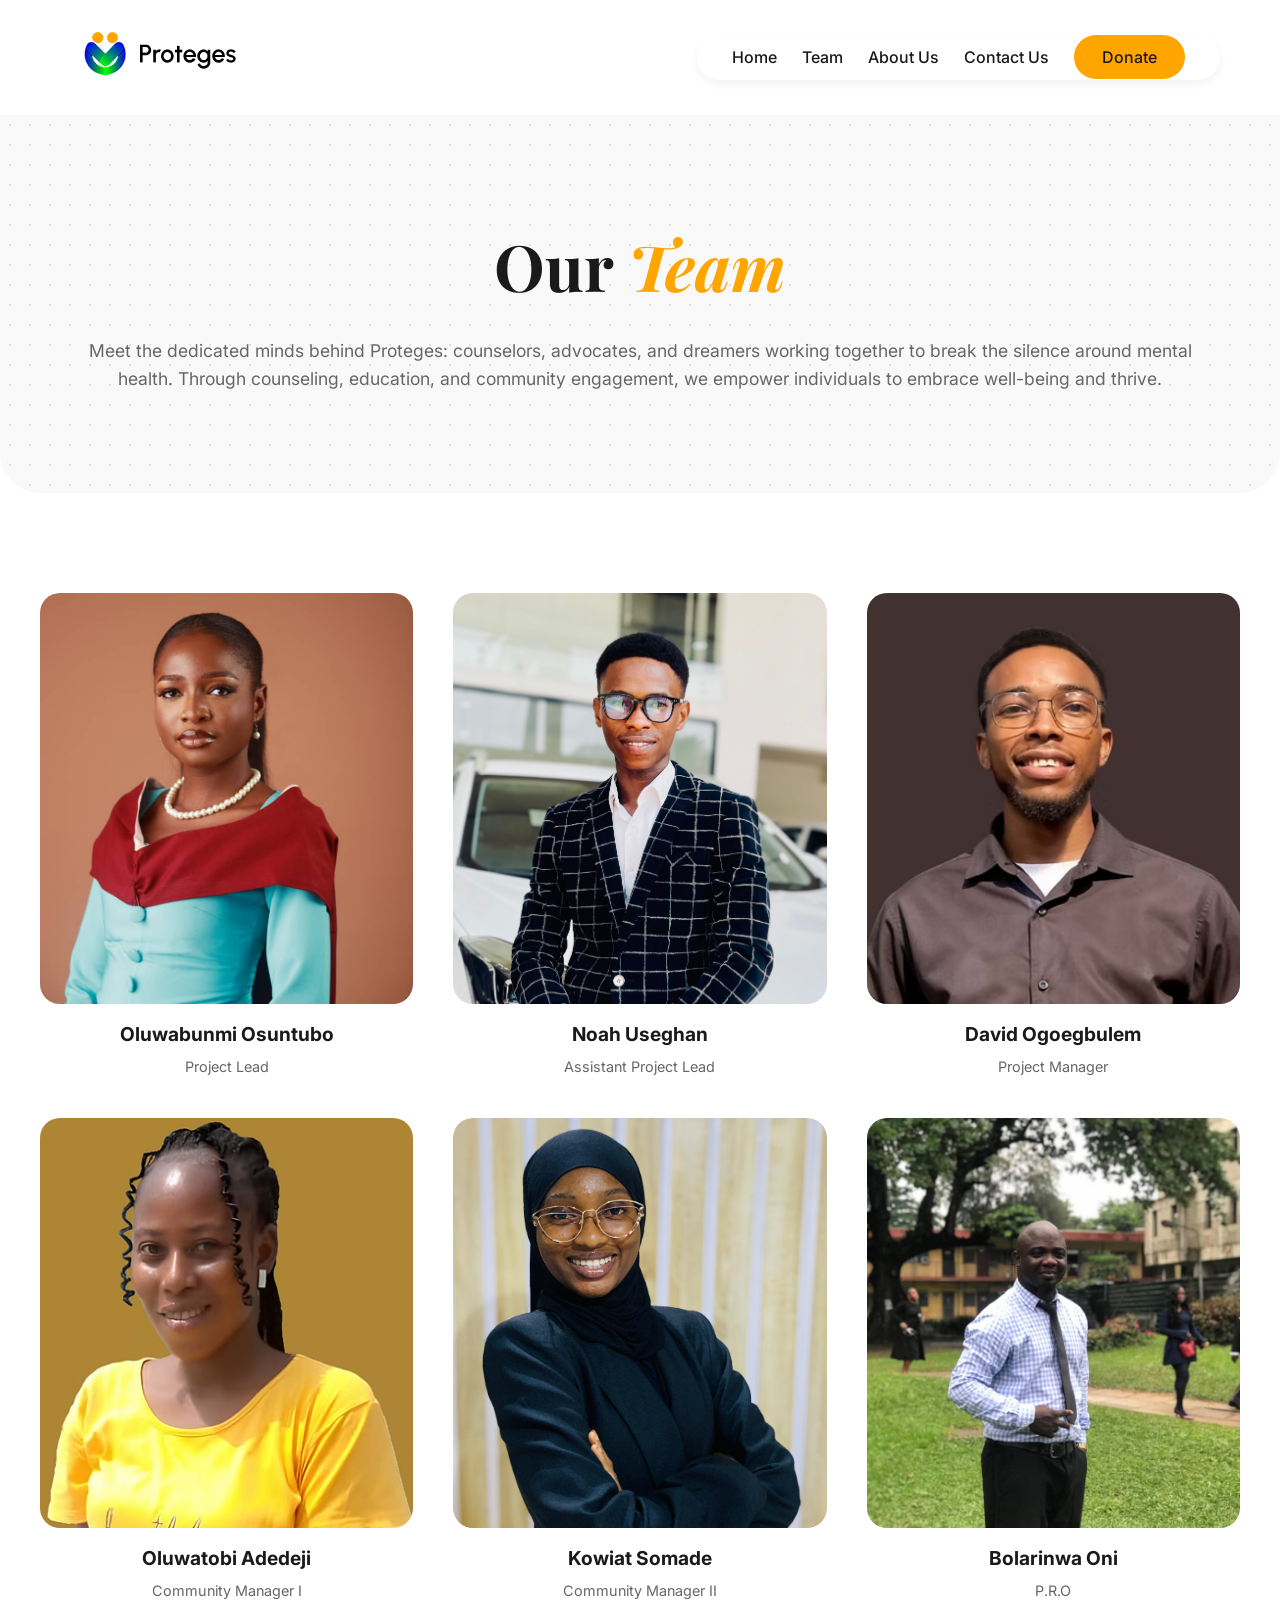
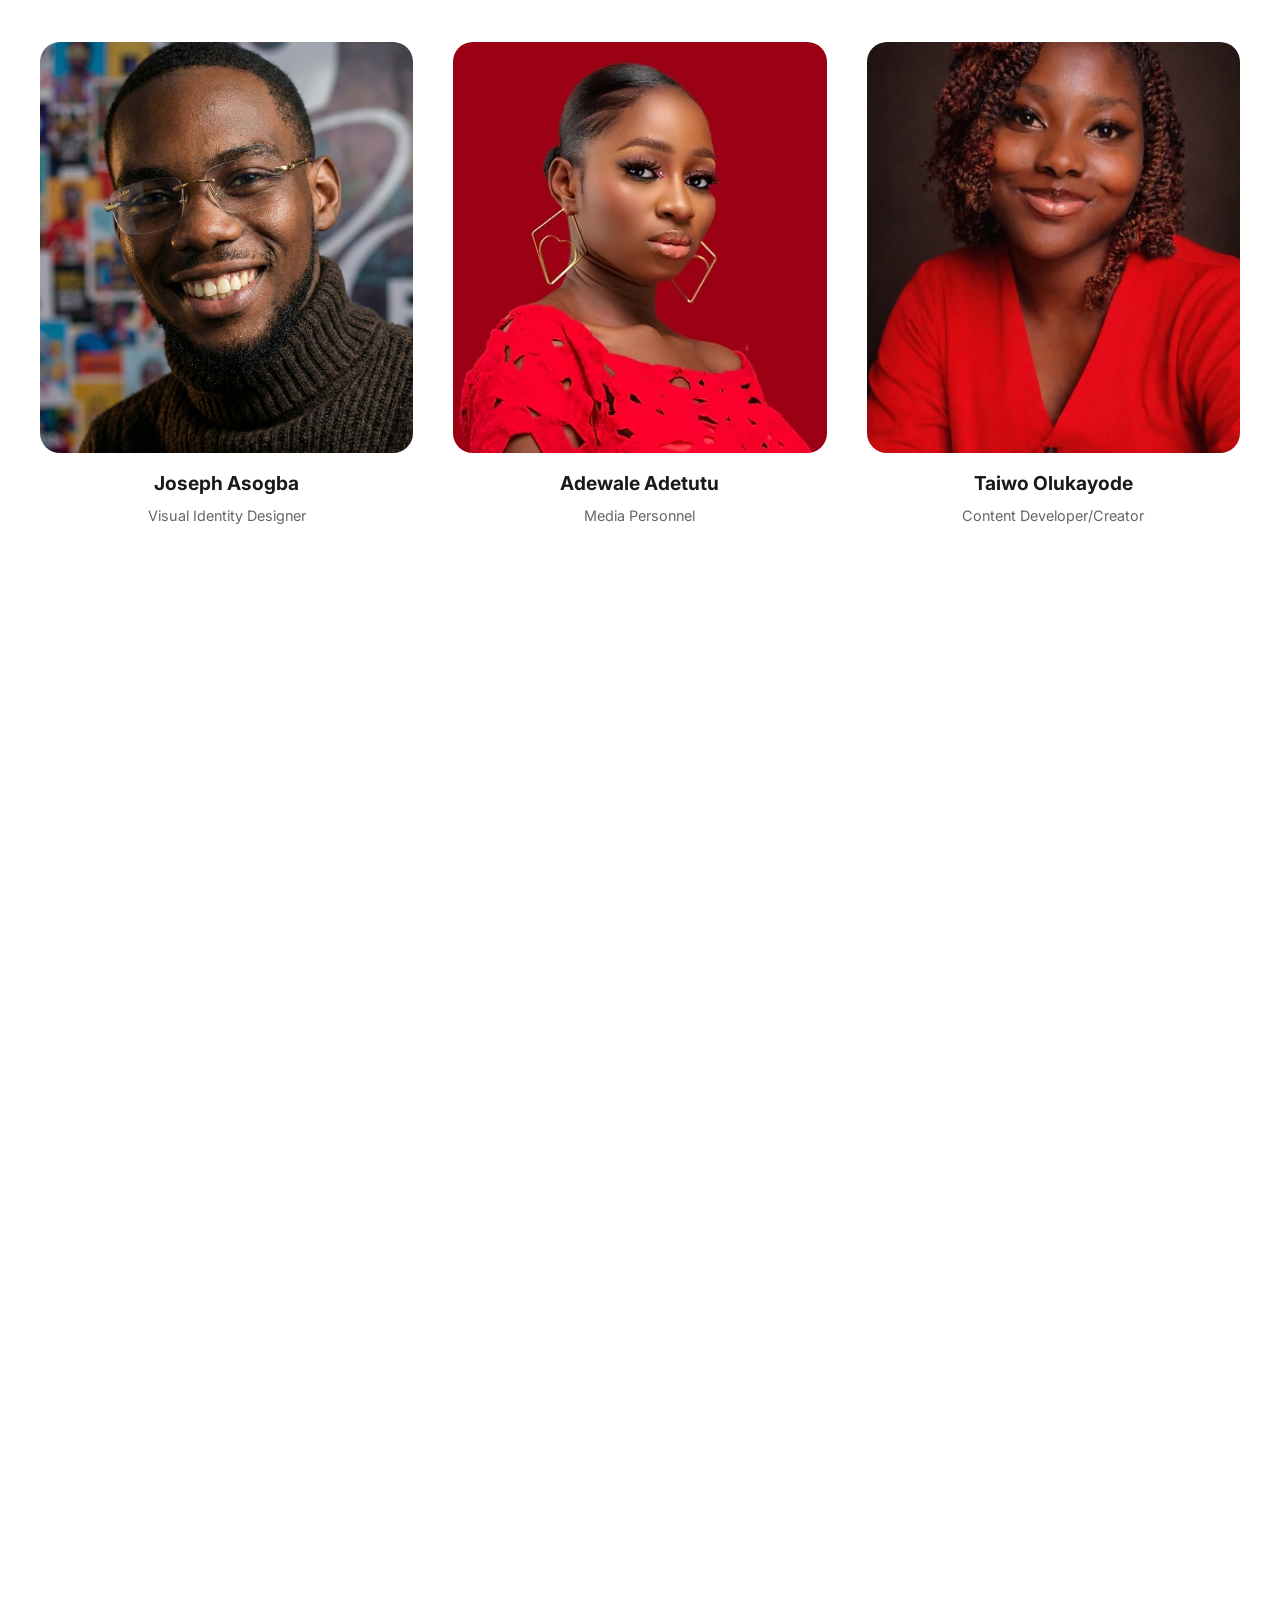
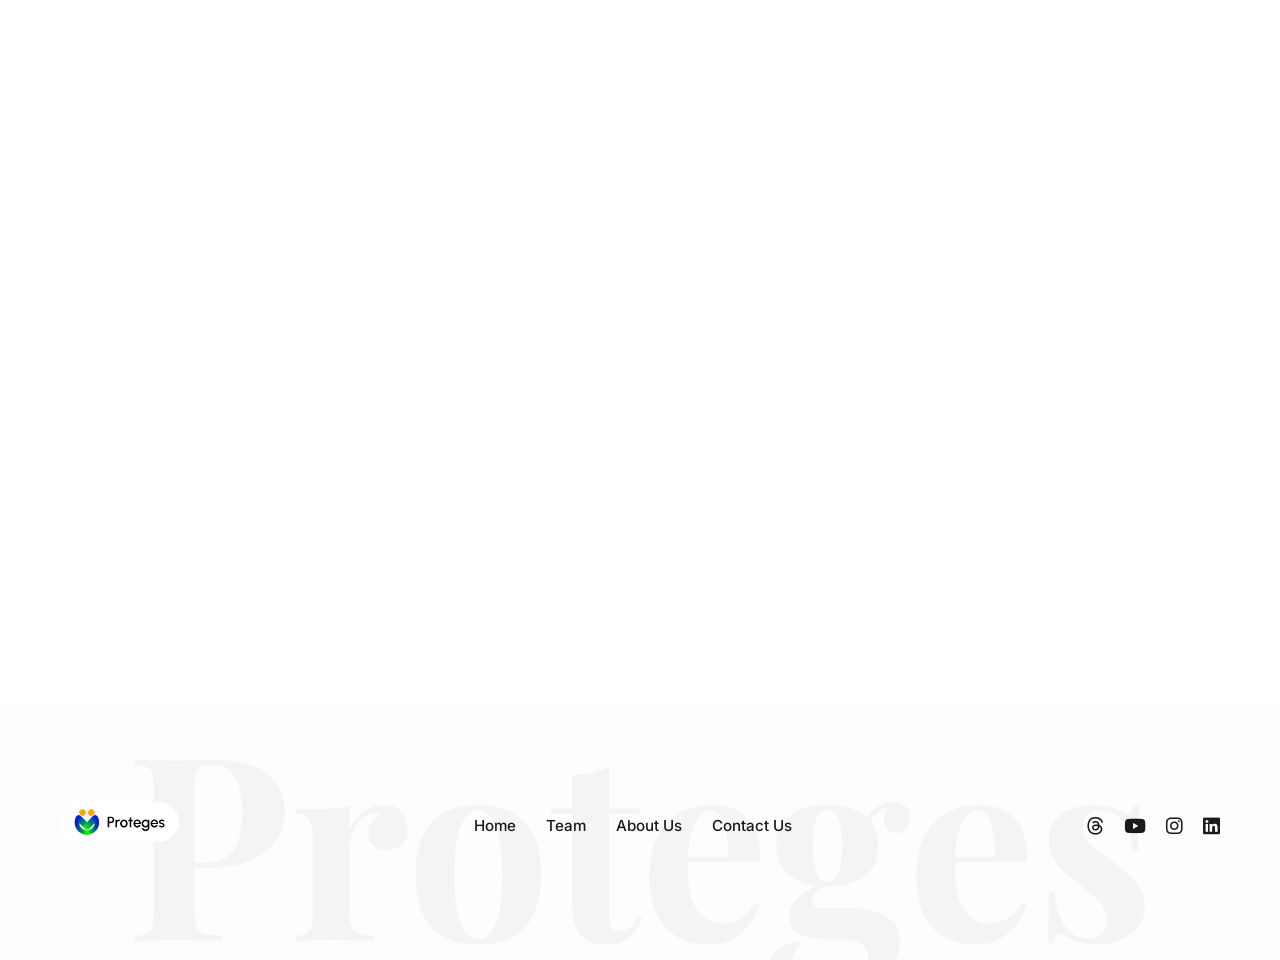
<file: team.html>
<!DOCTYPE html>
<html lang="en">
<head>
    <meta charset="UTF-8">
    <meta name="viewport" content="width=device-width, initial-scale=1.0">
    <meta name="description" content="Meet the Proteges team - dedicated counselors, advocates, and changemakers working together to break the silence around mental health and support young Nigerians.">
    <meta name="keywords" content="Proteges team, mental health advocates, counselors Nigeria, team members, mental health professionals">
    <meta name="author" content="Proteges Nigeria">
    <meta name="robots" content="index, follow">
    
    <!-- Open Graph Tags -->
    <meta property="og:type" content="website">
    <meta property="og:title" content="Our Team | Proteges Nigeria">
    <meta property="og:description" content="Meet the passionate team of counselors and advocates dedicated to mental health awareness in Nigeria.">
    <meta property="og:url" content="https://proteges.ng/team">
    <meta property="og:image" content="https://proteges.ng/assets/logo.png">
    
    <!-- Twitter Card Tags -->
    <meta name="twitter:card" content="summary_large_image">
    <meta name="twitter:title" content="Meet the Proteges Team">
    <meta name="twitter:description" content="13 passionate counselors in training breaking the narrative of mental health in Nigeria.">
    
    <!-- Canonical URL -->
    <link rel="canonical" href="https://proteges.ng/team">
    <link rel="shortcut icon" href="/assets/favicon.png" type="image/x-icon">
    
    <title>Our Team | Proteges Nigeria</title>
    <link href="https://fonts.googleapis.com/css2?family=Inter:wght@400;600;700;800&family=Playfair+Display:ital,wght@0,700;1,700&display=swap" rel="stylesheet">
    <link rel="stylesheet" href="https://cdnjs.cloudflare.com/ajax/libs/font-awesome/6.5.1/css/all.min.css">
    <link href="https://unpkg.com/aos@2.3.1/dist/aos.css" rel="stylesheet">
    <link rel="stylesheet" href="style.css">
    
    <!-- Structured Data -->
    <script type="application/ld+json">
    {
      "@context": "https://schema.org",
      "@type": "TeamPage",
      "name": "Proteges Team",
      "url": "https://proteges.ng/team",
      "description": "The dedicated team of counselors and mental health advocates at Proteges Nigeria"
    }
    </script>
</head>
<body>

    <header>
        <nav class="container">
            <div class="logo">
                <a href="/"><img src="assets/logo.png" alt="Proteges Logo"></a>
            </div>
            <ul class="nav-links" id="navLinks">
                <li><a href="/">Home</a></li>
                <li><a href="/team" class="active">Team</a></li>
                <li><a href="/journey">About Us</a></li>
                <li><a href="/contact">Contact Us</a></li>
                <li><a href="#" class="btn-donate">Donate</a></li>
            </ul>
            <div class="menu-toggle" id="menuToggle">
                <span></span>
                <span></span>
                <span></span>
            </div>
        </nav>
    </header>

    <main>
        <section class="hero-bg-wrapper">
            <div class="container hero-content" data-aos="fade-up">
                <h1 class="section-title" style="font-size: 4rem;">Our <span class="highlight-serif">Team</span></h1>
                <p class="section-desc">Meet the dedicated minds behind Proteges: counselors, advocates, and dreamers working together to break the silence around mental health. Through counseling, education, and community engagement, we empower individuals to embrace well-being and thrive.</p>
            </div>
        </section>
        <section class="container section-padding" data-aos="fade-up">
            <!-- <h2 class="section-title" style="text-align: center;">Our <span class="underline">Team</span></h2>
            <p class="section-desc" style="text-align: center; margin: 0 auto 60px; max-width: 800px;">
                Meet the dedicated individuals bringing advocacy and dreams together to break the narratives of mental health.
            </p> -->

            <div class="team-grid">
                <div class="team-card" data-aos="zoom-in">
                    <div class="member-img"><img src="assets/oluwabunmi.jpeg" alt="Oluwabunmi Osuntubo - Project Lead"></div>
                    <h4>Oluwabunmi Osuntubo</h4>
                    <p>Project Lead</p>
                </div>
                <div class="team-card" data-aos="zoom-in" data-aos-delay="100">
                    <div class="member-img"><img src="assets/noah.jpg" alt="Noah Useghan - Assistant Project Lead"></div>
                    <h4>Noah Useghan</h4>
                    <p>Assistant Project Lead</p>
                </div>
                <div class="team-card" data-aos="zoom-in" data-aos-delay="200">
                    <div class="member-img"><img src="assets/david.avif" alt="David Ogoegbulem - Project Manager"></div>
                    <h4>David Ogoegbulem</h4>
                    <p>Project Manager</p>
                </div>
                <div class="team-card" data-aos="zoom-in" data-aos-delay="300">
                    <div class="member-img"><img src="assets/tobi.png" alt="Oluwatobi Adedeji - Community Manager I"></div>
                    <h4>Oluwatobi Adedeji</h4>
                    <p>Community Manager I</p>
                </div>
                <div class="team-card" data-aos="zoom-in" data-aos-delay="400">
                    <div class="member-img"><img src="assets/kowiat.jpeg" alt="Kowiat Somade - Community Manager II"></div>
                    <h4>Kowiat Somade</h4>
                    <p>Community Manager II</p>
                </div>
                <div class="team-card" data-aos="zoom-in" data-aos-delay="500">
                    <div class="member-img"><img src="assets/shanks.jpeg" alt="Bolarinwa Oni - P.R.O"></div>
                    <h4>Bolarinwa Oni</h4>
                    <p>P.R.O</p>
                </div>
                <div class="team-card" data-aos="zoom-in" data-aos-delay="600">
                    <div class="member-img"><img src="assets/joe.jpeg" alt="Joseph Asogba - Visual Identity Designer"></div>
                    <h4>Joseph Asogba</h4>
                    <p>Visual Identity Designer</p>
                </div>
                <div class="team-card" data-aos="zoom-in" data-aos-delay="700">
                    <div class="member-img"><img src="assets/adetutu.avif" alt="Adewale Adetutu - Media Personnel"></div>
                    <h4>Adewale Adetutu</h4>
                    <p>Media Personnel</p>
                </div>
                <div class="team-card" data-aos="zoom-in" data-aos-delay="800">
                    <div class="member-img"><img src="assets/taiwo.jpeg" alt="Taiwo Olukayode - Project Manager"></div>
                    <h4>Taiwo Olukayode</h4>
                    <p>Content Developer/Creator</p>
                </div>
                <div class="team-card" data-aos="zoom-in" data-aos-delay="900">
                    <div class="member-img"><img src="assets/anu.avif" alt="Oluwabunmi Omosowon - Researcher"></div>
                    <h4>Oluwabunmi Omosowon</h4>
                    <p>Researcher</p>
                </div>
                <div class="team-card" data-aos="zoom-in" data-aos-delay="1000">
                    <div class="member-img"><img src="assets/kemi.avif" alt="Oluwakemi Ekundayo - Social Media Manager"></div>
                    <h4>Oluwakemi Ekundayo</h4>
                    <p>Social Media Manager</p>
                </div>
                <div class="team-card" data-aos="zoom-in" data-aos-delay="1100">
                    <div class="member-img"><img src="assets/nena.jpeg" alt="Esther Uzor - Content Developer"></div>
                    <h4>Esther Uzor</h4>
                    <p>Content Developer</p>
                </div>
                <div class="team-card" data-aos="zoom-in" data-aos-delay="1200">
                    <div class="member-img"><img src="assets/simi.avif" alt="Simisioluwa Akinyade - Researcher II"></div>
                    <h4>Simisioluwa Akinyade</h4>
                    <p>Researcher II</p>
                </div>
            </div>
        </section>
        <section class="cta-section container" data-aos="zoom-in">
            <div class="cta-box">
                <h2 class="cta-title"><span class="wavy-underline">Join Our</span> Community Today</h2>
                <p>Empower Youth Mental Health</p>
                <a href="https://wa.me/2347080701557?text=Hello%20Proteges%2C%20I%20saw%20your%20website%20and%20I%27d%20like%20to%20learn%20more%20about%20your%20mental%20health%20programmes." 
                class="btn-primary" 
                target="_blank">
                Send a message
                </a>
            </div>
        </section>
    </main>

    <footer>
        <div class="container footer-top">
            <div class="footer-logo"><a href="/">
                <img src="assets/logo.png" alt="Proteges Logo" style="height: 40px;"></a></div>
            <ul class="footer-nav">
                <li><a href="/">Home</a></li>
                <li><a href="/team">Team</a></li>
                <li><a href="/journey">About Us</a></li>
                <li><a href="/contact">Contact Us</a></li>
            </ul>
            <div class="social-links">
                <a href="https://www.threads.net/@_proteges"><i class="fa-brands fa-threads"></i></a>
                <a href="https://youtube.com/@mentalhealthrevolutionists?si=sTtVUFRgIa_QAmQ5"><i class="fa-brands fa-youtube"></i></a>
                <a href="https://www.instagram.com/_proteges?igsh=ZGMxYzNsdjRsbWQw"><i class="fa-brands fa-instagram"></i></a>
                <a href="https://www.linkedin.com/company/proteges"><i class="fa-brands fa-linkedin"></i></a>
            </div>
        </div>
        <div class="footer-watermark">Proteges</div>
    </footer>
    <script src="https://unpkg.com/aos@2.3.1/dist/aos.js"></script>
    <script>AOS.init({ duration: 1000, once: true });</script>
    <script>
        const menuToggle = document.getElementById('menuToggle');
        const navLinks = document.getElementById('navLinks');

        menuToggle.addEventListener('click', function() {
            navLinks.classList.toggle('active');
            menuToggle.classList.toggle('active');
        });

        // Close menu when a link is clicked
        document.querySelectorAll('.nav-links a').forEach(link => {
            link.addEventListener('click', function() {
                navLinks.classList.remove('active');
                menuToggle.classList.remove('active');
            });
        });
    </script>
</body>
</html>
</file>
<file: style.css>
:root {
    --primary-orange: #FFA500;
    --secondary-blue: #0033CC;
    --text-dark: #1A1A1A;
    --text-light: #666666;
    --bg-light: #F9F9F9;
    --white: #FFFFFF;
    --serif-font: 'Playfair Display', serif;
    --sans-font: 'Inter', sans-serif;
}

* {
    margin: 0;
    padding: 0;
    box-sizing: border-box;
}

body {
    font-family: var(--sans-font);
    color: var(--text-dark);
    line-height: 1.6;
    overflow-x: hidden;
}

.container {
    max-width: 1200px;
    margin: 0 auto;
    padding: 0 20px;
}

header {
    padding: 20px 0;
    background: var(--white);
    position: sticky;
    top: 0;
    z-index: 1000;
}

nav {
    display: flex;
    justify-content: space-between;
    align-items: center;
}

.nav-links {
    display: flex;
    list-style: none;
    gap: 25px;
    background: #FFFFFF;
    padding: 10px 35px;
    border-radius: 50px;
    box-shadow: 0 4px 10px rgba(0,0,0,0.05);
}

.nav-links a {
    text-decoration: none;
    color: var(--text-dark);
    font-weight: 500;
}

.btn-donate, .btn-primary {
    background: var(--primary-orange);
    color: var(--white);
    padding: 12px 28px;
    border-radius: 50px;
    text-decoration: none;
    font-weight: 600;
    transition: transform 0.3s ease;
}

.btn-primary:hover {
    transform: scale(1.05);
}

.hero {
    text-align: center;
    padding: 80px 20px;
}

.hero h1 {
    font-family: var(--serif-font);
    font-size: 3.5rem;
    margin-bottom: 20px;
}

.highlight-serif {
    color: var(--primary-orange);
    font-style: italic;
}

.hero-bg-wrapper {
    background-color: #F9F9F9;
    background-image: 
        radial-gradient(#e0e0e0 1px, transparent 1px);
    background-size: 20px 20px;
    padding: 100px 0;
    width: 100%;
    border-radius: 0 0 40px 40px;
}

.hero-content {
    text-align: center;
    max-width: 900px;
    margin: 0 auto;
}

.hero-image img {
    width: 100%;
    border-radius: 20px;
    margin-top: 50px;
    box-shadow: 0 20px 40px rgba(0,0,0,0.1);
}

.hero p {
    max-width: 600px;
    margin: 25px auto; 
    color: var(--text-light);
}

.btn-primary {
    display: inline-block;
    margin: 40px;
}

.partners-section {
    text-align: center;
    padding: 60px 0;
    overflow: hidden;
}

.section-label {
    font-weight: 600;
    margin-bottom: 30px;
    color: var(--text-light);
}

.slider {
    width: 100%;
    display: flex;
}

.slide-track {
    display: flex;
    width: calc(250px * 12);
    animation: scroll 40s linear infinite;
}

.slide {
    width: 200px;
    padding: 0 40px;
}

.slide img {
    width: 100%;
    /* filter: grayscale(100%); */
    opacity: 0.6;
}

@keyframes scroll {
    0% { transform: translateX(0); }
    100% { transform: translateX(calc(-250px * 6)); }
}

.section-padding {
    padding: 100px 0;
}

.section-header {
    text-align: center;
    max-width: 800px;
    margin: 0 auto 60px auto;
}

.section-header .label {
    text-transform: uppercase;
    font-weight: 700;
    font-size: 0.9rem;
    letter-spacing: 1px;
    margin-bottom: 10px;
}

.section-title {
    font-family: var(--serif-font);
    font-size: 2.5rem;
    margin-bottom: 20px;
}

.section-desc {
    color: var(--text-light);
    font-size: 1.1rem;
}

.impact-grid {
    display: grid;
    grid-template-columns: repeat(4, 1fr);
    gap: 30px;
}

.impact-card {
    background: #FFFFFF;
    padding: 40px 25px;
    border-radius: 12px;
    text-align: center;
    box-shadow: 0 10px 30px rgba(0, 0, 0, 0.03);
    transition: transform 0.3s ease;
}

.impact-card:hover {
    transform: translateY(-10px);
}

.impact-icon img {
    height: 40px;
    margin-bottom: 20px;
}

.impact-card h3 {
    font-family: var(--sans-font);
    font-weight: 800;
    font-size: 2rem;
    margin-bottom: 10px;
}

.impact-card p {
    font-size: 0.95rem;
    color: var(--text-light);
    line-height: 1.4;
}

.services-list {
    display: grid;
    grid-template-columns: 1fr 1fr;
    gap: 20px;
    max-width: 900px;
    margin: 40px auto 0;
}

.service-item {
    display: flex;
    align-items: center;
    gap: 15px;
    font-weight: 500;
}

.service-item span {
    width: 10px;
    height: 10px;
    background: var(--secondary-blue);
    border-radius: 50%;
}

.action-grid {
    display: grid;
    grid-template-columns: repeat(2, 1fr);
    gap: 30px;
}

.action-card {
    position: relative;
    height: 550px;
    border-radius: 20px;
    overflow: hidden;
    color: var(--text-dark);
    background: #F9F9F9;
}

.card-bg {
    height: 60%;
    background-size: cover;
    background-position: center;
    transition: transform 0.5s ease;
}

.action-card:hover .card-bg {
    transform: scale(1.1);
}

.card-content {
    padding: 30px;
    text-align: center;
}

.card-content h3 {
    font-size: 1.5rem;
    margin-bottom: 10px;
}

.arrow-btn {
    display: inline-block;
    margin-top: 15px;
    font-size: 1.5rem;
    color: var(--text-light);
    text-decoration: none;
    transition: color 0.3s;
}

.arrow-btn:hover {
    color: var(--primary-orange);
}

.cta-box {
    background: var(--secondary-blue);
    background-image: radial-gradient(rgba(255,255,255,0.1) 1px, transparent 1px);
    background-size: 20px 20px;
    border-radius: 20px;
    padding: 80px 40px;
    text-align: center;
    color: var(--white);
    margin: 60px 0;
}

.cta-title {
    font-family: var(--serif-font);
    font-size: 3rem;
    margin-bottom: 15px;
}

.wavy-underline {
    position: relative;
    font-style: italic;
}

.wavy-underline::after {
    content: "";
    position: absolute;
    left: 0;
    bottom: -5px;
    width: 100%;
    height: 10px;
    background: url("data:image/svg+xml,%3Csvg viewBox='0 0 100 20' xmlns='http://www.w3.org/2000/svg'%3E%3Cpath d='M0 10 Q 25 0 50 10 T 100 10' stroke='white' fill='transparent' stroke-width='2'/%3E%3C/svg%3E") no-repeat;
}

.btn-secondary {
    display: inline-block;
    background: var(--primary-orange);
    color: var(--white);
    padding: 12px 30px;
    border-radius: 50px;
    text-decoration: none;
    margin-top: 20px;
    font-weight: 600;
}

.underline {
    position: relative;
    display: inline-block;
}

.underline::after {
    content: "";
    position: absolute;
    bottom: -5px;
    left: 0;
    width: 100%;
    height: 8px;
    background: var(--primary-orange);
    opacity: 0.3;
    z-index: -1;
    border-radius: 10px;
}

footer {
    padding: 100px 0 60px;
    background: #FDFDFD;
    position: relative;
    overflow: hidden;
    width: 100%;
}

.footer-top {
    display: flex;
    justify-content: space-between;
    align-items: center;
    position: relative;
    z-index: 10;
    padding-bottom: 50px;
}

.footer-nav {
    display: flex;
    list-style: none;
    gap: 30px;
    margin: 0;
    padding: 0;
}

.footer-nav a {
    text-decoration: none;
    color: var(--text-dark);
    font-weight: 500;
    font-size: 0.95rem;
    transition: color 0.3s;
}

.footer-nav a:hover {
    color: var(--primary-orange);
}

.social-links {
    display: flex;
    gap: 20px;
}

.social-links a {
    color: var(--text-dark);
    font-size: 1.2rem;
    transition: transform 0.3s, color 0.3s;
}

.social-links a:hover {
    color: var(--primary-orange);
    transform: translateY(-3px);
}

.footer-watermark {
    position: absolute;
    bottom: -80px;
    left: 50%;
    transform: translateX(-50%);
    font-family: var(--serif-font);
    font-size: clamp(10rem, 20vw, 18rem);
    color: #000;
    opacity: 0.03;
    font-weight: 700;
    pointer-events: none;
    white-space: nowrap;
    z-index: 1;
}

.team-grid {
    display: grid;
    grid-template-columns: repeat(3, 1fr);
    gap: 40px;
    padding-bottom: 100px;
}

.team-card {
    text-align: center;
}

.member-img {
    width: 100%;
    aspect-ratio: 1 / 1.1;
    overflow: hidden;
    border-radius: 20px;
    margin-bottom: 15px;
    background: #E0E0E0;
}

.member-img img {
    width: 100%;
    height: 100%;
    object-fit: cover;
    transition: transform 0.5s ease;
}
.photo-collage {
    margin-top: 40px;
    width: 100%;
    display: block;
}

.collage-item {
    width: 100%;
    margin-bottom: 20px;
    border-radius: 15px;
    overflow: hidden;
    break-inside: avoid;
    -webkit-column-break-inside: avoid;
}

.collage-item img {
    width: 100%;
    display: block;
    height: auto;
}

.team-card:hover img {
    transform: scale(1.05);
}

.team-card h4 {
    font-size: 1.2rem;
    font-weight: 700;
    margin-bottom: 5px;
}

.team-card p {
    color: var(--text-light);
    font-size: 0.9rem;
}

.stagger-row {
    display: flex;
    align-items: center;
    gap: 80px;
    margin-bottom: 120px;
}

.stagger-row.reverse {
    flex-direction: row-reverse;
}

.stagger-text {
    flex: 1;
}

.stagger-text h3 {
    font-family: var(--serif-font);
    font-size: 2.8rem;
    margin-bottom: 25px;
}

.stagger-text p {
    font-size: 1.1rem;
    color: var(--text-light);
    line-height: 1.8;
}

.stagger-img {
    flex: 1;
    border-radius: 24px;
    overflow: hidden;
    height: 450px;
    box-shadow: 0 20px 40px rgba(0,0,0,0.05);
}

.stagger-img img {
    width: 100%;
    height: 100%;
    object-fit: cover;
    transition: transform 0.6s ease;
}

.stagger-row:hover .stagger-img img {
    transform: scale(1.03);
}

.contact-center-layout {
    text-align: center;
    justify-content: center;
    align-items: center;
    min-height: 400px;
}
.contact-info-boxes {
    display: grid;
    grid-template-columns: repeat(3, 1fr);
    gap: 30px;
    margin-top: 50px;
}

.info-card {
    background: #fff;
    padding: 30px;
    border-radius: 20px;
    text-align: center;
    box-shadow: 0 10px 30px rgba(0,0,0,0.05);
}

.menu-toggle {
    display: none;
    font-size: 1.5rem;
    cursor: pointer;
    flex-direction: column;
    gap: 6px;
    background: none;
    border: none;
    padding: 0;
    z-index: 1001;
}

.menu-toggle span {
    display: block;
    width: 25px;
    height: 3px;
    background: var(--text-dark);
    border-radius: 3px;
    transition: 0.3s ease;
}

.menu-toggle.active span:nth-child(1) {
    transform: rotate(45deg) translate(10px, 10px);
}

.menu-toggle.active span:nth-child(2) {
    opacity: 0;
}

.menu-toggle.active span:nth-child(3) {
    transform: rotate(-45deg) translate(7px, -7px);
}

.contact-grid {
    display: grid;
    grid-template-columns: 1fr 1fr;
    gap: 100px;
    align-items: center;
}

.contact-item {
    display: flex;
    gap: 20px;
    margin-top: 35px;
}

.item-text a {
    display: block;
    text-decoration: none;
    color: var(--text-light);
    margin-top: 5px;
}

.message-card {
    background: #F9F9F9;
    padding: 50px;
    border-radius: 30px;
    position: relative;
    border: 1px dashed #ddd;
}

.community-accent {
    width: 60px;
    height: 6px;
    background: var(--primary-orange);
    margin-top: 20px;
    border-radius: 10px;
}

.icon-circle {
    width: 50px;
    height: 50px;
    background: var(--primary-orange);
    border-radius: 50%;
    display: flex;
    align-items: center;
    justify-content: center;
    color: var(--white);
    font-size: 1.5rem;
    flex-shrink: 0;
}

.contact-info {
    flex: 1;
}

.contact-visual {
    flex: 1;
}

.faculty-text {
    margin: 20px 0;
    color: var(--text-light);
    font-size: 1rem;
}

.item-text strong {
    display: block;
    font-weight: 600;
    margin-bottom: 5px;
}

/* ===== RESPONSIVE DESIGN ===== */

/* Tablets & Medium Devices (768px and below) */
@media (max-width: 768px) {
    .container {
        padding: 0 25px;
    }

    /* Header & Navigation */
    nav {
        flex-wrap: wrap;
        gap: 10px;
    }

    .logo img {
        height: 35px;
    }

    .menu-toggle {
        display: flex;
    }

    .nav-links {
        position: fixed;
        left: -100%;
        top: 70px;
        flex-direction: column;
        background: var(--white);
        width: 100%;
        text-align: center;
        padding: 20px 0;
        gap: 0;
        border-radius: 0;
        box-shadow: 0 10px 30px rgba(0, 0, 0, 0.1);
        transition: 0.3s;
        z-index: 999;
    }

    .nav-links.active {
        left: 0;
    }

    .nav-links li {
        padding: 15px 0;
        border-bottom: 1px solid #f0f0f0;
    }

    .nav-links li:last-child {
        border-bottom: none;
    }

    .nav-links .btn-donate {
        margin: 10px 0;
    }

    /* Hero Section */
    .hero h1 {
        font-size: 2.5rem;
    }

    .hero-bg-wrapper {
        padding: 60px 0;
    }

    .hero p {
        font-size: 1rem;
    }

    .section-title {
        font-size: 2rem;
    }

    .section-desc {
        font-size: 0.95rem;
    }

    /* Grids */
    .impact-grid {
        grid-template-columns: repeat(2, 1fr);
        gap: 20px;
    }

    .impact-card {
        padding: 25px 15px;
    }

    .action-grid {
        grid-template-columns: 1fr;
        gap: 20px;
    }

    .action-card {
        height: 450px;
    }

    .team-grid {
        grid-template-columns: repeat(2, 1fr);
        gap: 25px;
    }

    .contact-info-boxes {
        grid-template-columns: 1fr;
    }

    /* Stagger Layout */
    .stagger-row {
        flex-direction: column !important;
        gap: 30px;
        margin-bottom: 60px;
    }

    .stagger-text h3 {
        font-size: 2rem;
    }

    .stagger-text p {
        font-size: 1rem;
    }

    .stagger-img {
        height: 300px;
    }

    /* CTA Section */
    .cta-box {
        padding: 50px 20px;
        border-radius: 15px;
    }

    .cta-title {
        font-size: 2rem;
        margin-bottom: 10px;
    }

    /* Contact Grid */
    .contact-grid {
        grid-template-columns: 1fr;
        gap: 40px;
    }

    /* Footer */
    .footer-top {
        flex-direction: column;
        gap: 30px;
        text-align: center;
    }

    .footer-nav {
        flex-direction: column;
        gap: 15px;
    }

    .slider .slide-track {
        width: calc(250px * 6);
        animation: scroll 30s linear infinite;
    }

    .section-padding {
        padding: 60px 25px;
    }

    .services-list {
        grid-template-columns: 1fr;
        gap: 15px;
    }

    /* Button Sizing */
    .btn-donate, .btn-primary, .btn-secondary {
        padding: 10px 20px;
        font-size: 0.9rem;
    }
}

/* Mobile Devices (480px and below) */
@media (max-width: 480px) {
    .container {
        padding: 0 20px;
    }

    header {
        padding: 12px 0;
    }

    .logo img {
        height: 30px;
    }

    /* Hero Section */
    .hero h1 {
        font-size: 1.75rem;
        line-height: 1.3;
    }

    .hero-bg-wrapper {
        padding: 40px 0;
        background-size: 15px 15px;
    }

    .hero p {
        font-size: 0.95rem;
        max-width: 100%;
    }

    .hero-image img {
        margin-top: 30px;
        border-radius: 15px;
    }

    /* Sections */
    .section-title {
        font-size: 1.5rem;
        margin-bottom: 15px;
    }

    .section-desc {
        font-size: 0.9rem;
        line-height: 1.5;
    }

    .section-header {
        margin-bottom: 30px;
    }

    .section-padding {
        padding: 50px 20px;
    }

    /* Impact Grid */
    .impact-grid {
        grid-template-columns: 1fr;
        gap: 15px;
    }

    .impact-card {
        padding: 20px 12px;
        border-radius: 10px;
    }

    .impact-card h3 {
        font-size: 1.5rem;
    }

    .impact-card p {
        font-size: 0.85rem;
    }

    .impact-icon img {
        height: 35px;
    }

    /* Services List */
    .services-list {
        grid-template-columns: 1fr;
        gap: 12px;
        max-width: 100%;
    }

    .service-item {
        font-size: 0.9rem;
    }

    /* Action Cards */
    .action-grid {
        grid-template-columns: 1fr;
        gap: 15px;
    }

    .action-card {
        height: 500px;
        border-radius: 15px;
    }

    .card-content {
        padding: 20px;
    }

    .card-content h3 {
        font-size: 1.2rem;
    }

    .card-content p {
        font-size: 0.85rem;
    }

    /* CTA Box */
    .cta-box {
        padding: 40px 15px;
        margin: 40px 0;
        border-radius: 15px;
    }

    .cta-title {
        font-size: 1.5rem;
        margin-bottom: 10px;
    }

    .cta-box p {
        font-size: 0.95rem;
    }

    /* Team Grid */
    .team-grid {
        grid-template-columns: 1fr;
        gap: 20px;
    }

    .member-img {
        aspect-ratio: 1 / 1;
        margin-bottom: 10px;
    }

    .team-card h4 {
        font-size: 1rem;
    }

    .team-card p {
        font-size: 0.8rem;
    }

    /* Stagger Layout */
    .stagger-row {
        gap: 20px;
        margin-bottom: 40px;
    }

    .stagger-text h3 {
        font-size: 1.4rem;
        margin-bottom: 15px;
    }

    .stagger-text p {
        font-size: 0.9rem;
        line-height: 1.6;
    }

    .stagger-img {
        height: 250px;
        border-radius: 15px;
    }

    /* Contact Section */
    .contact-grid {
        gap: 25px;
    }

    .contact-item {
        gap: 15px;
        margin-top: 20px;
    }

    .icon-circle {
        width: 40px;
        height: 40px;
        font-size: 1.2rem;
    }

    .message-card {
        padding: 25px 20px;
        border-radius: 15px;
    }

    .message-card h3 {
        font-size: 1.2rem;
    }

    .message-card p {
        font-size: 0.9rem;
    }

    /* Footer */
    .footer-top {
        padding-bottom: 30px;
    }

    .footer-nav {
        gap: 10px;
        font-size: 0.9rem;
    }

    .footer-nav a {
        font-size: 0.85rem;
    }

    .social-links {
        gap: 15px;
    }

    .social-links a {
        font-size: 1rem;
    }

    .footer-watermark {
        font-size: clamp(5rem, 15vw, 10rem);
        bottom: -50px;
    }

    /* Buttons */
    .btn-donate, .btn-primary, .btn-secondary {
        padding: 10px 18px;
        font-size: 0.85rem;
        border-radius: 30px;
    }

    .btn-primary {
        margin-bottom: 25px;
    }

    /* Slider */
    .partners-section {
        padding: 40px 0;
    }

    .section-label {
        font-size: 0.9rem;
        margin-bottom: 15px;
    }

    .slider .slide-track {
        width: calc(250px * 6);
        animation: scroll 25s linear infinite;
    }

    .slide {
        width: 100px;
        padding: 0 20px;
    }

    /* Photo Collage */
    .photo-collage {
        margin-top: 20px;
    }

    .collage-item {
        margin-bottom: 15px;
    }
}

/* Extra Small Devices (320px and below) */
@media (max-width: 320px) {
    .container {
        padding: 0 10px;
    }

    header {
        padding: 10px 0;
    }

    .logo img {
        height: 25px;
    }

    .hero h1 {
        font-size: 1.3rem;
    }

    .section-title {
        font-size: 1.3rem;
    }

    .impact-card h3 {
        font-size: 1.2rem;
    }

    .stagger-text h3 {
        font-size: 1.2rem;
    }

    .cta-title {
        font-size: 1.3rem;
    }

    .service-item {
        font-size: 0.8rem;
    }
}

/* Large Screens (1200px and above) */
@media (min-width: 1200px) {
    .container {
        max-width: 1200px;
    }

    .hero h1 {
        font-size: 3.5rem;
    }

    .section-title {
        font-size: 2.5rem;
    }

    .impact-grid {
        grid-template-columns: repeat(4, 1fr);
    }

    .team-grid {
        grid-template-columns: repeat(3, 1fr);
    }

    .action-grid {
        grid-template-columns: repeat(2, 1fr);
    }

    .contact-info-boxes {
        grid-template-columns: repeat(3, 1fr);
    }

    .stagger-row {
        gap: 80px;
        margin-bottom: 120px;
    }
}
</file>
